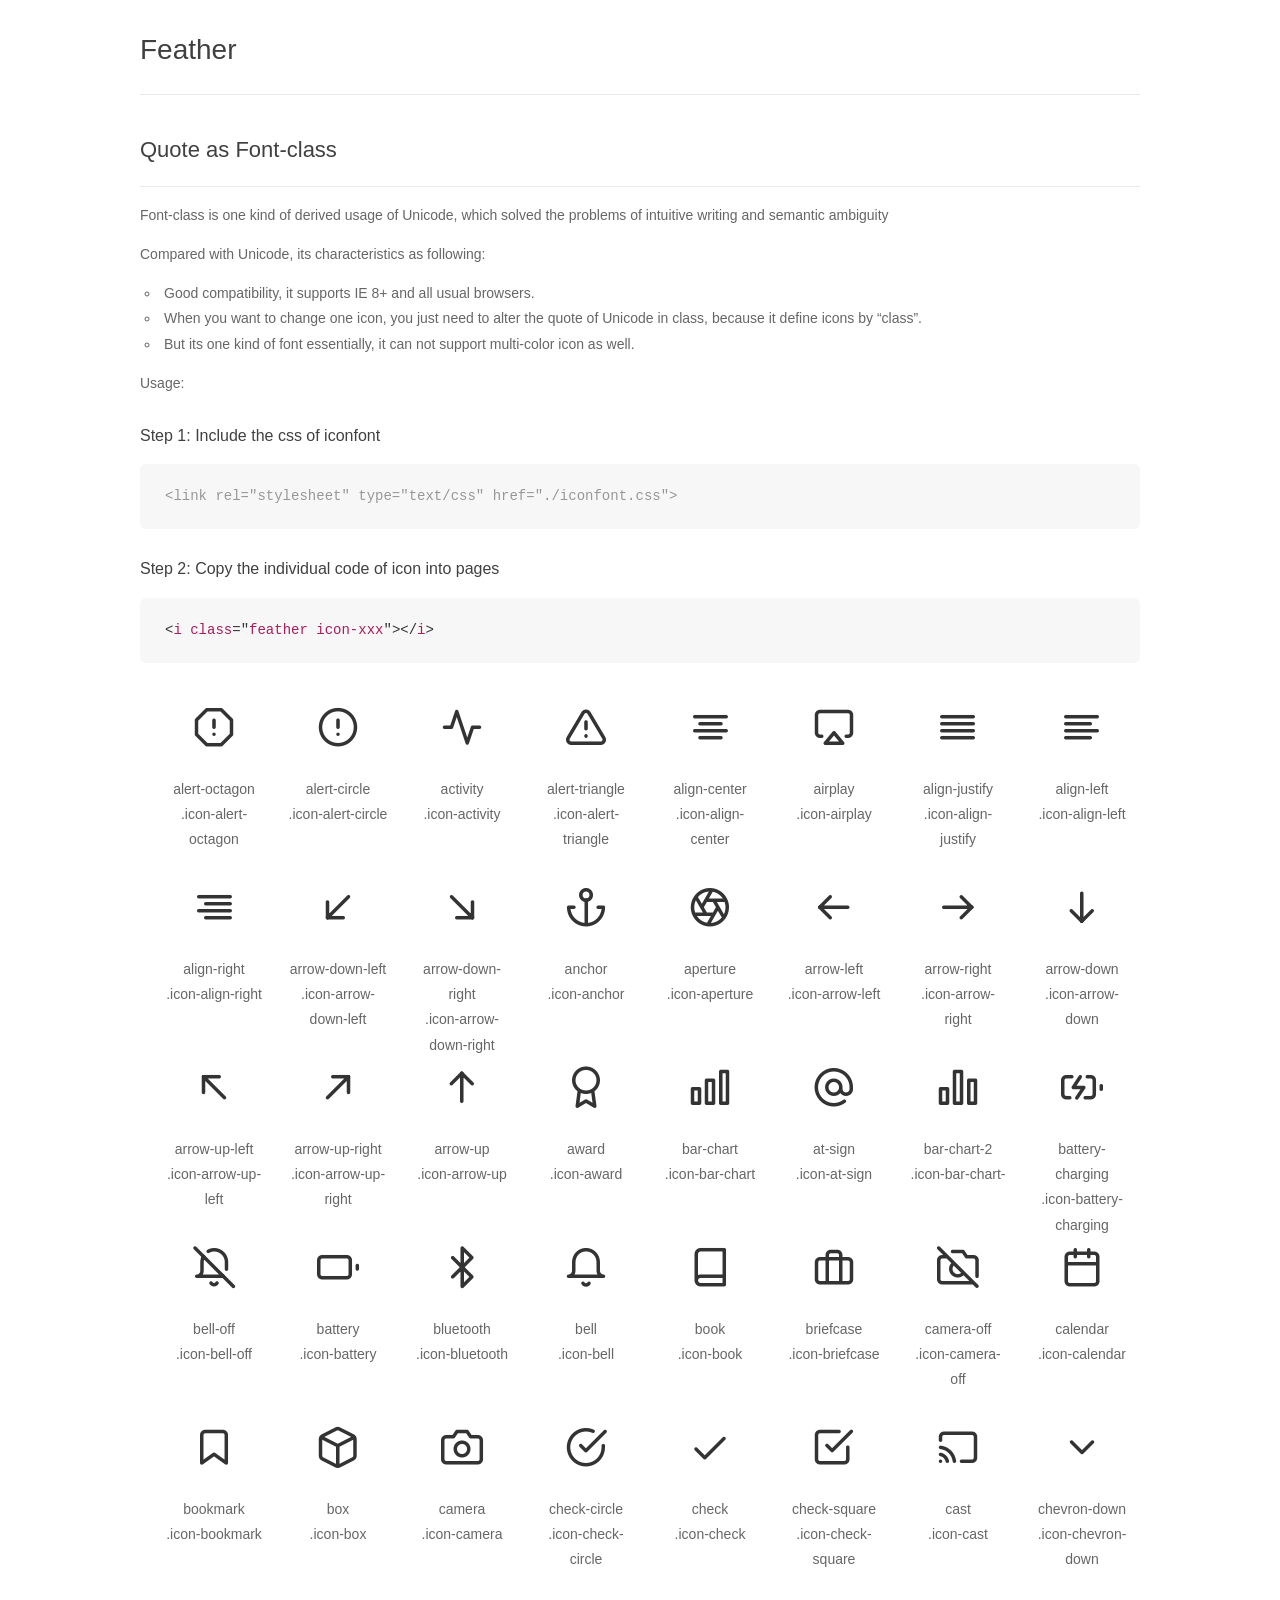
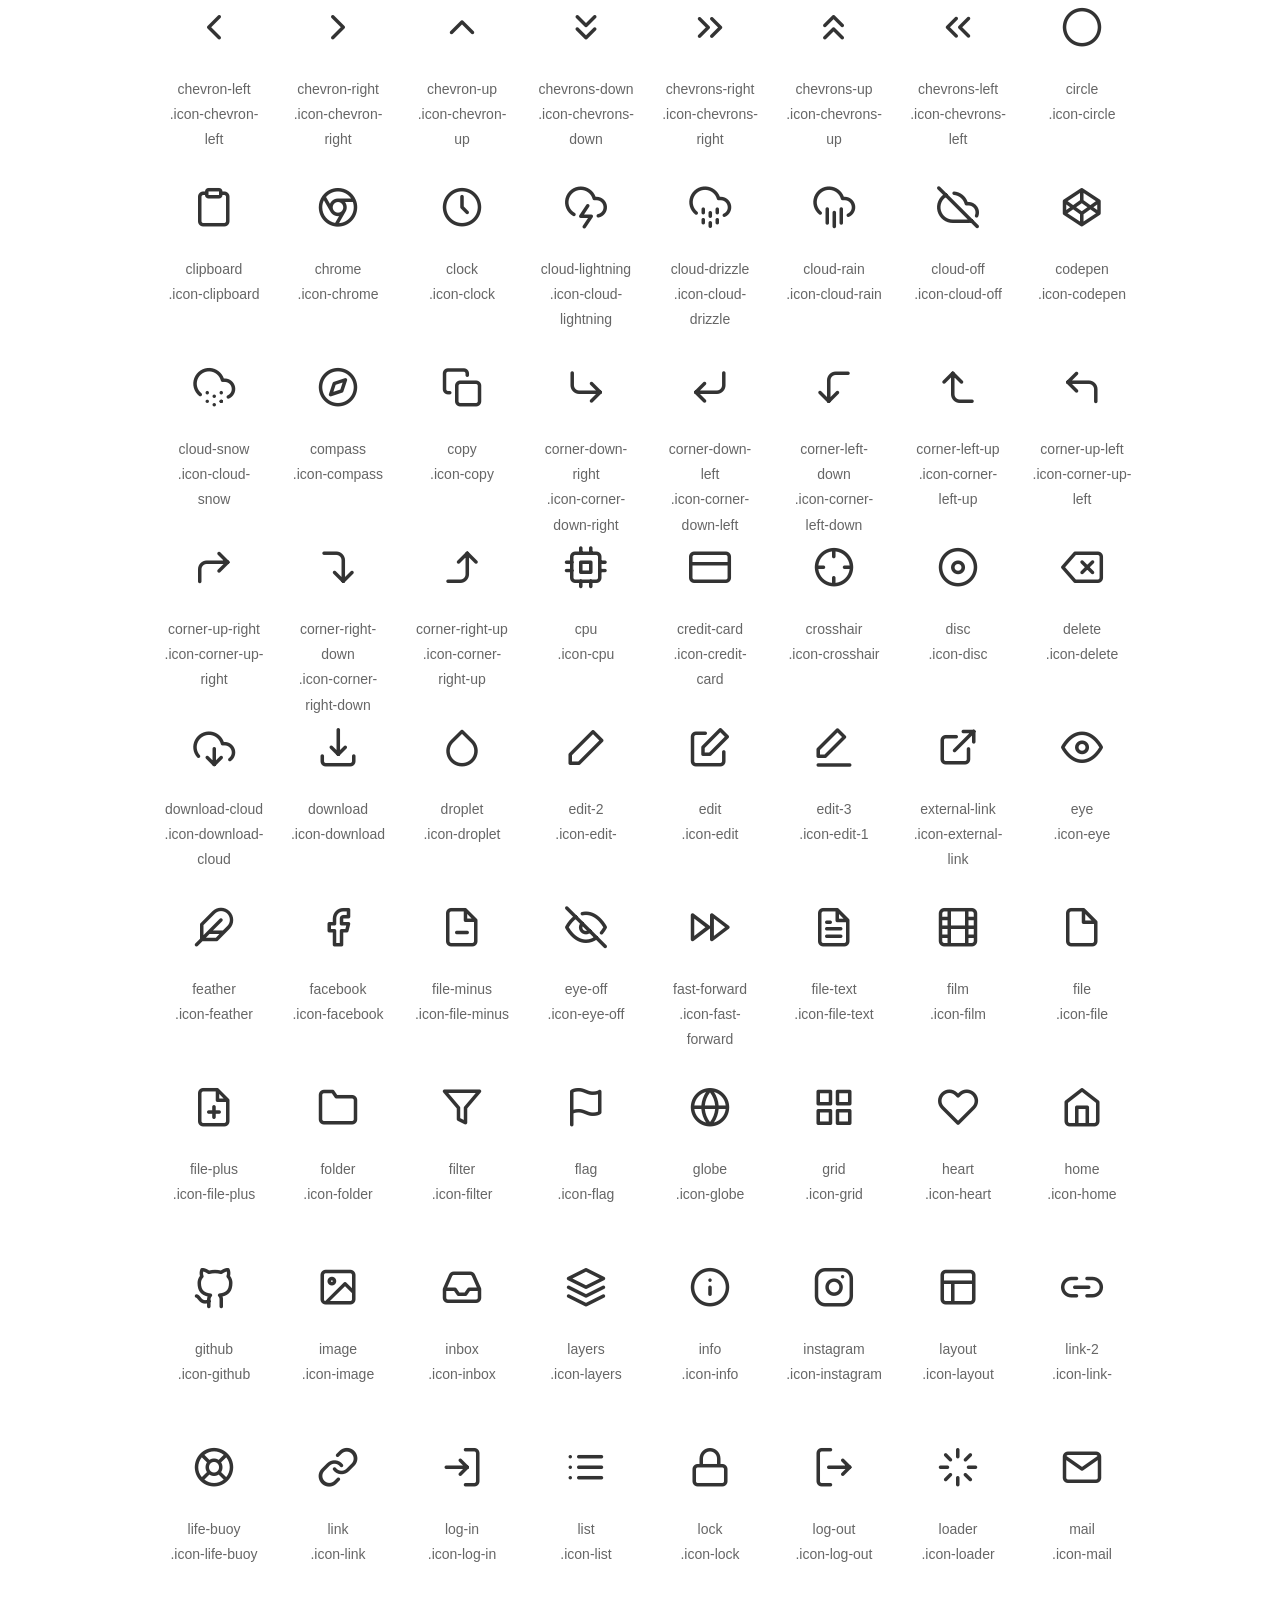
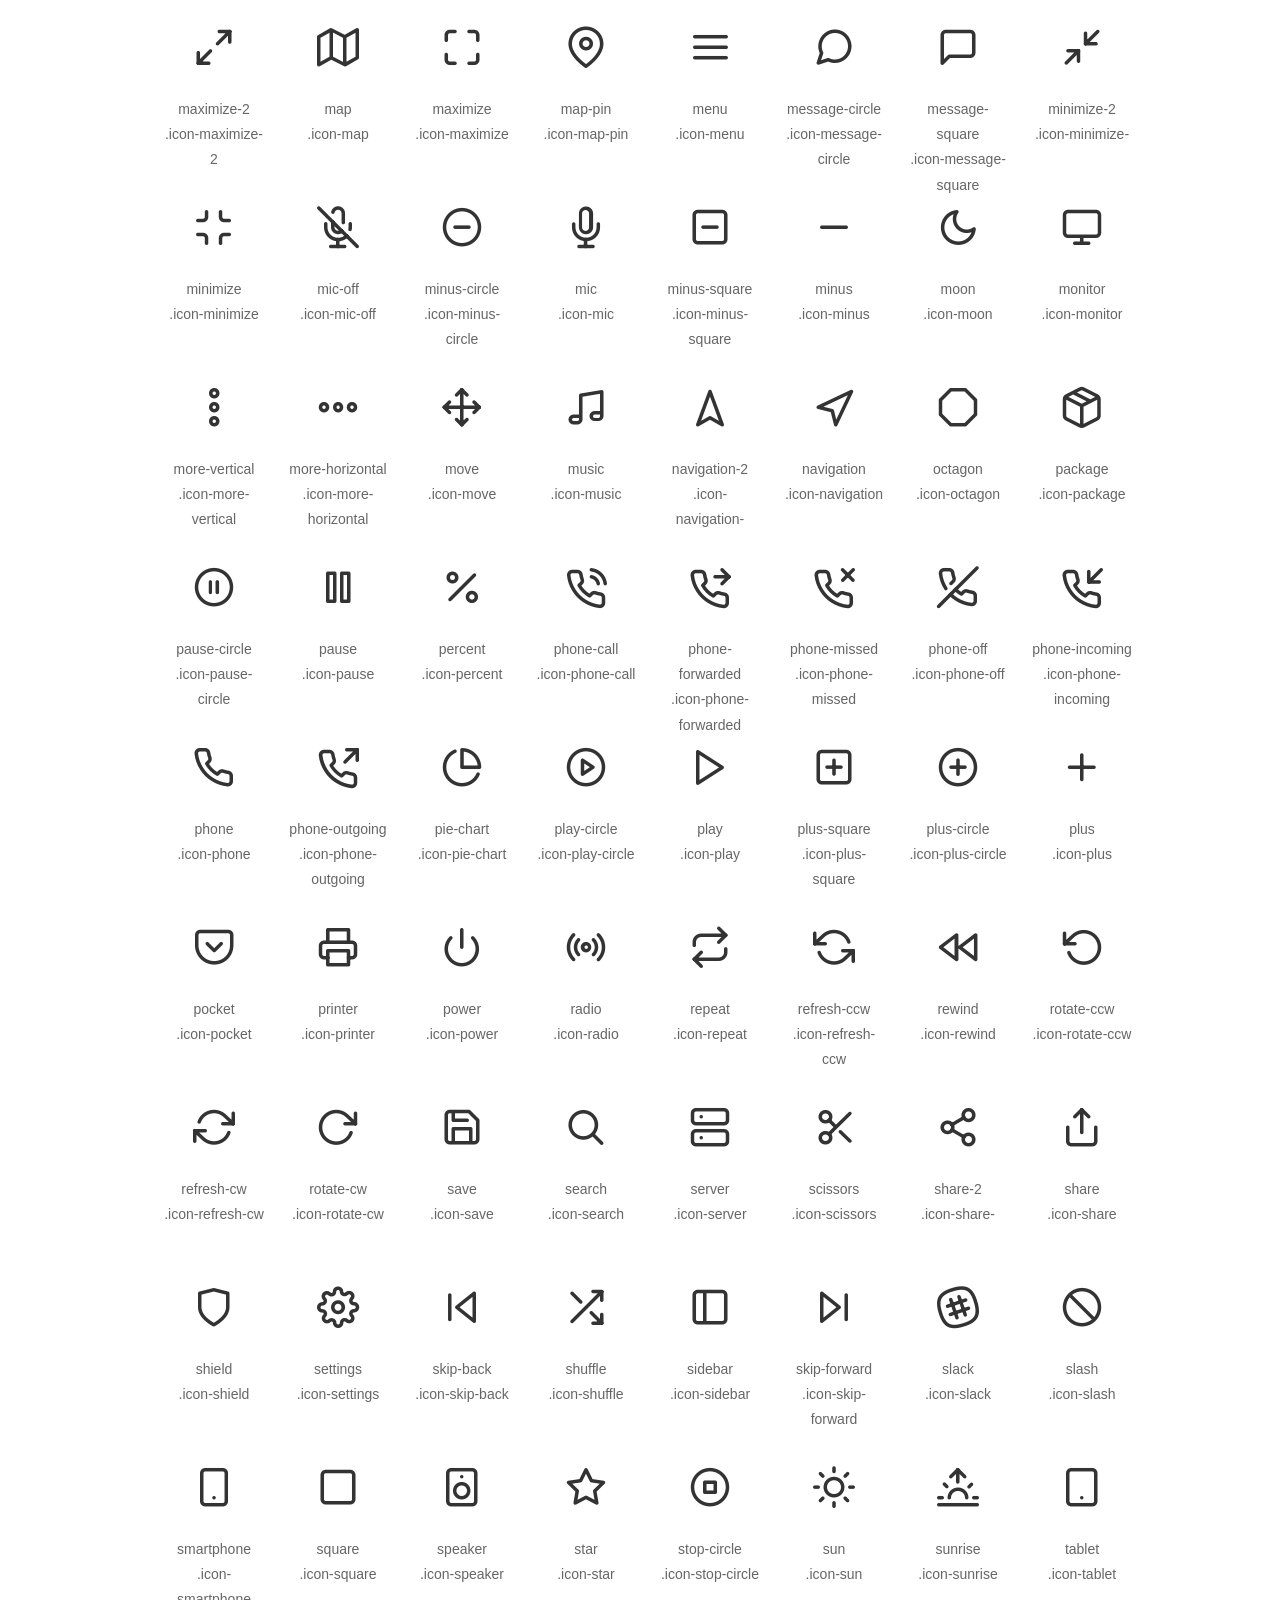
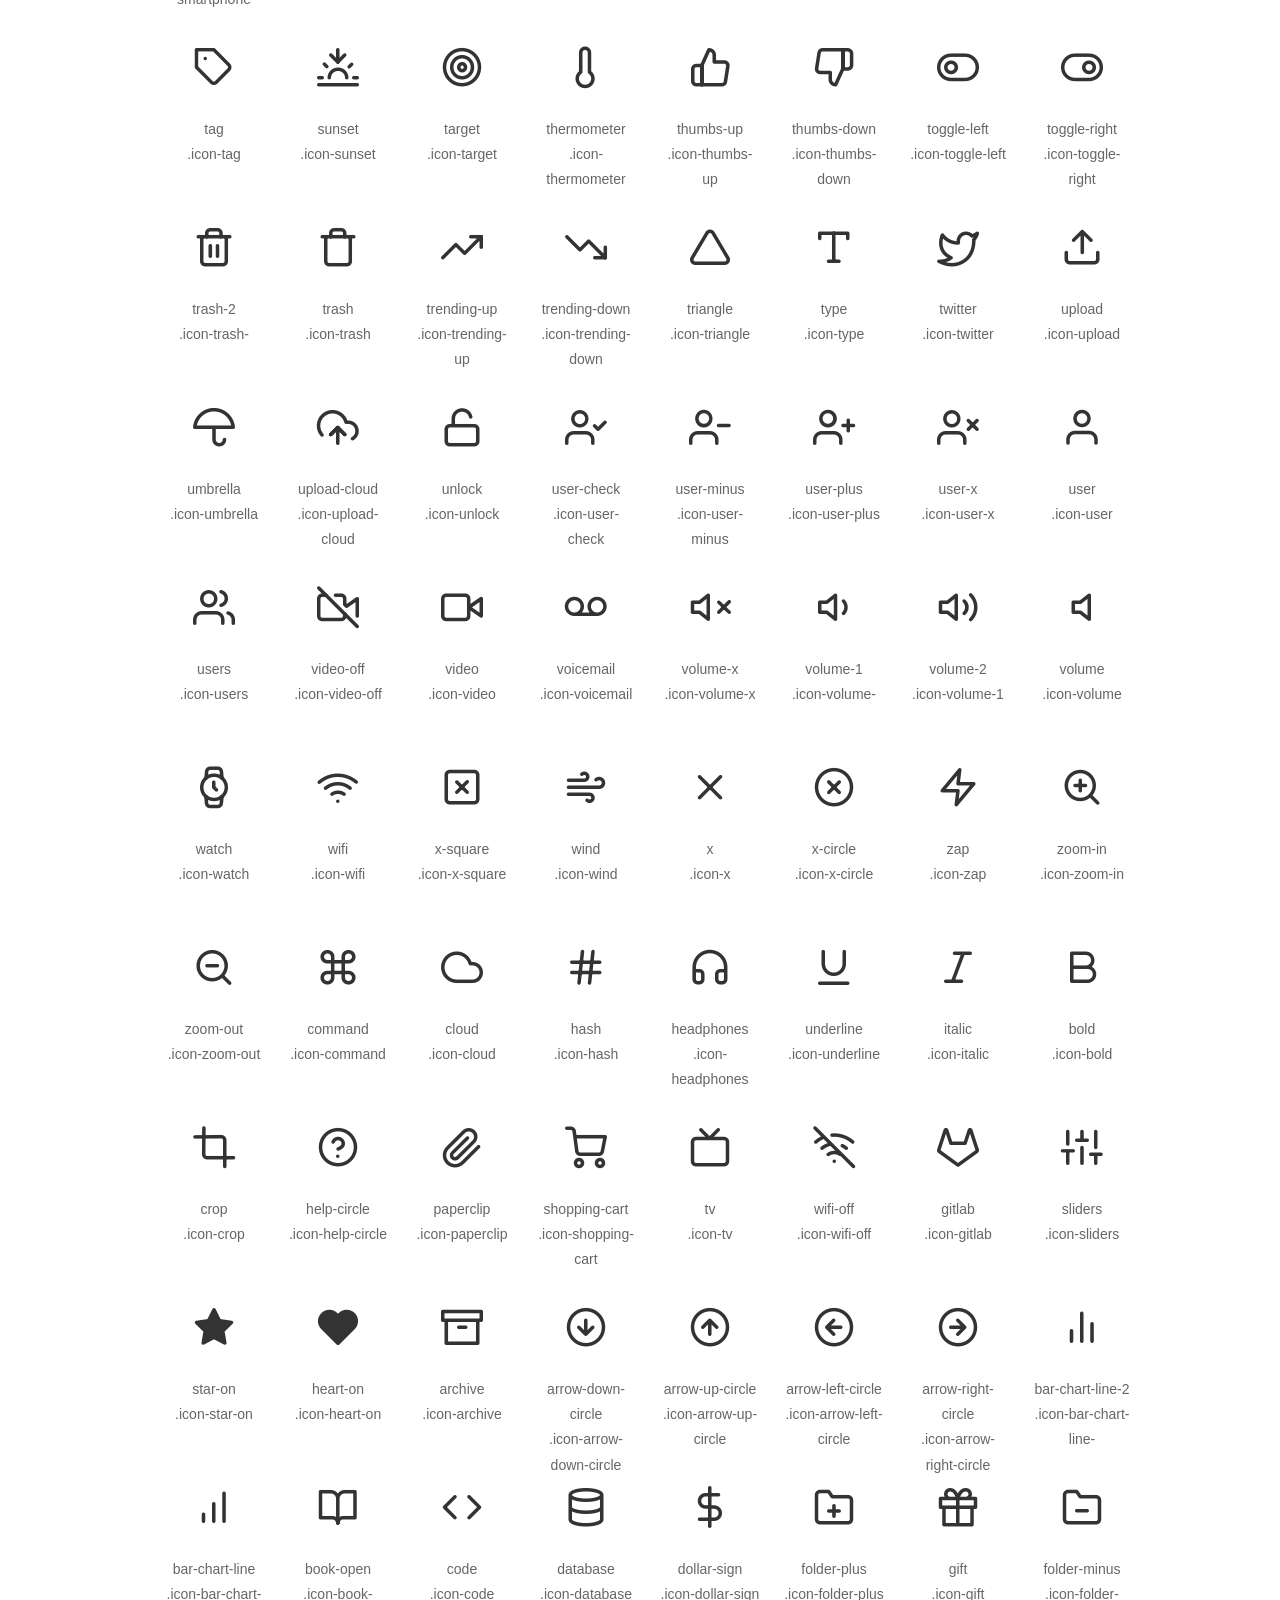
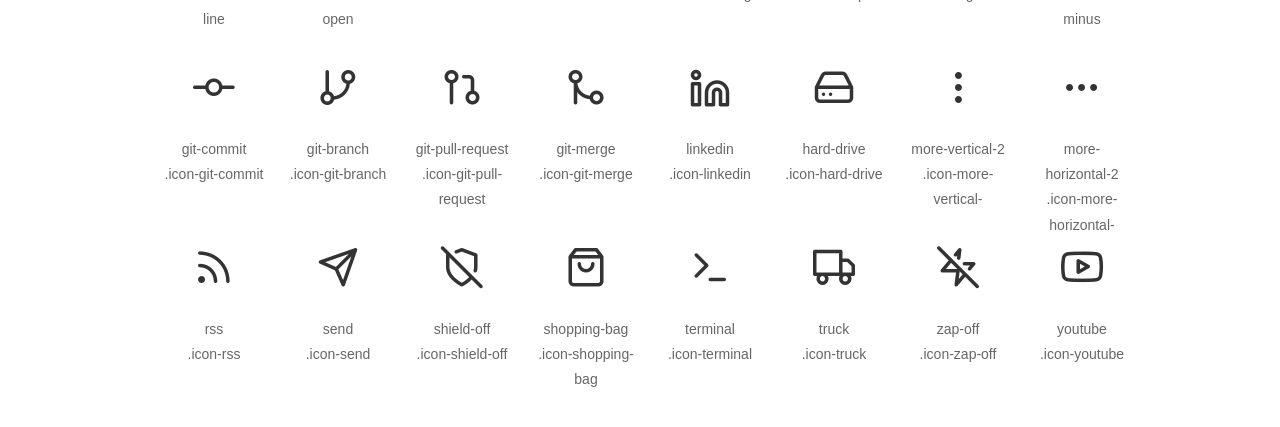
<file: public/assets/fonts/feather-font/examples/index.html>
<!DOCTYPE html>
<html>
<head>
  <meta charset="utf-8" />
  <title>IconFont</title>
  <link rel="stylesheet" href="index.css">
  <link rel="stylesheet" href="../css/iconfont.css">
</head>
<body>
  <div class="main markdown">
    <h1>Feather</h1>
    <hr>
    
    <h2 id="font-class-">Quote as Font-class</h2>
    <hr>

    <p>Font-class is one kind of derived usage of Unicode, which solved the problems of intuitive writing and semantic ambiguity</p>
    <p>Compared with Unicode, its characteristics as following:</p>
    <ul>
      <li>Good compatibility, it supports IE 8+ and all usual browsers.</li>
      <li>When you want to change one icon, you just need to alter the quote of Unicode in class, because it define icons by “class”.</li>
      <li>But its one kind of font essentially, it can not support multi-color icon as well.</li>
    </ul>

    <p>Usage:</p>

    <h3 id="-fontclass-">Step 1: Include the css of iconfont</h3>
    <pre><code class="lang-js hljs javascript"><span class="hljs-comment">&lt;link rel="stylesheet" type="text/css" href="./iconfont.css"&gt;</span></code></pre>
    
    <h3 id="-">Step 2: Copy the individual code of icon into pages</h3>
    <pre><code class="lang-css hljs">&lt;<span class="hljs-selector-tag">i</span> <span class="hljs-selector-tag">class</span>="<span class="hljs-selector-tag">feather</span> <span class="hljs-selector-tag">icon-xxx</span>"&gt;&lt;/<span class="hljs-selector-tag">i</span>&gt;</code></pre>

    <ul class="icon_lists clear">

      <li>
        <i class="icon feather icon-alert-octagon"></i>
        <div class="name">alert-octagon</div>
        <div class="fontclass">.icon-alert-octagon</div>
      </li>

      <li>
        <i class="icon feather icon-alert-circle"></i>
        <div class="name">alert-circle</div>
        <div class="fontclass">.icon-alert-circle</div>
      </li>

      <li>
        <i class="icon feather icon-activity"></i>
        <div class="name">activity</div>
        <div class="fontclass">.icon-activity</div>
      </li>

      <li>
        <i class="icon feather icon-alert-triangle"></i>
        <div class="name">alert-triangle</div>
        <div class="fontclass">.icon-alert-triangle</div>
      </li>

      <li>
        <i class="icon feather icon-align-center"></i>
        <div class="name">align-center</div>
        <div class="fontclass">.icon-align-center</div>
      </li>

      <li>
        <i class="icon feather icon-airplay"></i>
        <div class="name">airplay</div>
        <div class="fontclass">.icon-airplay</div>
      </li>

      <li>
        <i class="icon feather icon-align-justify"></i>
        <div class="name">align-justify</div>
        <div class="fontclass">.icon-align-justify</div>
      </li>

      <li>
        <i class="icon feather icon-align-left"></i>
        <div class="name">align-left</div>
        <div class="fontclass">.icon-align-left</div>
      </li>

      <li>
        <i class="icon feather icon-align-right"></i>
        <div class="name">align-right</div>
        <div class="fontclass">.icon-align-right</div>
      </li>

      <li>
        <i class="icon feather icon-arrow-down-left"></i>
        <div class="name">arrow-down-left</div>
        <div class="fontclass">.icon-arrow-down-left</div>
      </li>

      <li>
        <i class="icon feather icon-arrow-down-right"></i>
        <div class="name">arrow-down-right</div>
        <div class="fontclass">.icon-arrow-down-right</div>
      </li>

      <li>
        <i class="icon feather icon-anchor"></i>
        <div class="name">anchor</div>
        <div class="fontclass">.icon-anchor</div>
      </li>

      <li>
        <i class="icon feather icon-aperture"></i>
        <div class="name">aperture</div>
        <div class="fontclass">.icon-aperture</div>
      </li>

      <li>
        <i class="icon feather icon-arrow-left"></i>
        <div class="name">arrow-left</div>
        <div class="fontclass">.icon-arrow-left</div>
      </li>

      <li>
        <i class="icon feather icon-arrow-right"></i>
        <div class="name">arrow-right</div>
        <div class="fontclass">.icon-arrow-right</div>
      </li>

      <li>
        <i class="icon feather icon-arrow-down"></i>
        <div class="name">arrow-down</div>
        <div class="fontclass">.icon-arrow-down</div>
      </li>

      <li>
        <i class="icon feather icon-arrow-up-left"></i>
        <div class="name">arrow-up-left</div>
        <div class="fontclass">.icon-arrow-up-left</div>
      </li>

      <li>
        <i class="icon feather icon-arrow-up-right"></i>
        <div class="name">arrow-up-right</div>
        <div class="fontclass">.icon-arrow-up-right</div>
      </li>

      <li>
        <i class="icon feather icon-arrow-up"></i>
        <div class="name">arrow-up</div>
        <div class="fontclass">.icon-arrow-up</div>
      </li>

      <li>
        <i class="icon feather icon-award"></i>
        <div class="name">award</div>
        <div class="fontclass">.icon-award</div>
      </li>

      <li>
        <i class="icon feather icon-bar-chart"></i>
        <div class="name">bar-chart</div>
        <div class="fontclass">.icon-bar-chart</div>
      </li>

      <li>
        <i class="icon feather icon-at-sign"></i>
        <div class="name">at-sign</div>
        <div class="fontclass">.icon-at-sign</div>
      </li>

      <li>
        <i class="icon feather icon-bar-chart-2"></i>
        <div class="name">bar-chart-2</div>
        <div class="fontclass">.icon-bar-chart-</div>
      </li>

      <li>
        <i class="icon feather icon-battery-charging"></i>
        <div class="name">battery-charging</div>
        <div class="fontclass">.icon-battery-charging</div>
      </li>

      <li>
        <i class="icon feather icon-bell-off"></i>
        <div class="name">bell-off</div>
        <div class="fontclass">.icon-bell-off</div>
      </li>

      <li>
        <i class="icon feather icon-battery"></i>
        <div class="name">battery</div>
        <div class="fontclass">.icon-battery</div>
      </li>

      <li>
        <i class="icon feather icon-bluetooth"></i>
        <div class="name">bluetooth</div>
        <div class="fontclass">.icon-bluetooth</div>
      </li>

      <li>
        <i class="icon feather icon-bell"></i>
        <div class="name">bell</div>
        <div class="fontclass">.icon-bell</div>
      </li>

      <li>
        <i class="icon feather icon-book"></i>
        <div class="name">book</div>
        <div class="fontclass">.icon-book</div>
      </li>

      <li>
        <i class="icon feather icon-briefcase"></i>
        <div class="name">briefcase</div>
        <div class="fontclass">.icon-briefcase</div>
      </li>

      <li>
        <i class="icon feather icon-camera-off"></i>
        <div class="name">camera-off</div>
        <div class="fontclass">.icon-camera-off</div>
      </li>

      <li>
        <i class="icon feather icon-calendar"></i>
        <div class="name">calendar</div>
        <div class="fontclass">.icon-calendar</div>
      </li>

      <li>
        <i class="icon feather icon-bookmark"></i>
        <div class="name">bookmark</div>
        <div class="fontclass">.icon-bookmark</div>
      </li>

      <li>
        <i class="icon feather icon-box"></i>
        <div class="name">box</div>
        <div class="fontclass">.icon-box</div>
      </li>

      <li>
        <i class="icon feather icon-camera"></i>
        <div class="name">camera</div>
        <div class="fontclass">.icon-camera</div>
      </li>

      <li>
        <i class="icon feather icon-check-circle"></i>
        <div class="name">check-circle</div>
        <div class="fontclass">.icon-check-circle</div>
      </li>

      <li>
        <i class="icon feather icon-check"></i>
        <div class="name">check</div>
        <div class="fontclass">.icon-check</div>
      </li>

      <li>
        <i class="icon feather icon-check-square"></i>
        <div class="name">check-square</div>
        <div class="fontclass">.icon-check-square</div>
      </li>

      <li>
        <i class="icon feather icon-cast"></i>
        <div class="name">cast</div>
        <div class="fontclass">.icon-cast</div>
      </li>

      <li>
        <i class="icon feather icon-chevron-down"></i>
        <div class="name">chevron-down</div>
        <div class="fontclass">.icon-chevron-down</div>
      </li>

      <li>
        <i class="icon feather icon-chevron-left"></i>
        <div class="name">chevron-left</div>
        <div class="fontclass">.icon-chevron-left</div>
      </li>

      <li>
        <i class="icon feather icon-chevron-right"></i>
        <div class="name">chevron-right</div>
        <div class="fontclass">.icon-chevron-right</div>
      </li>

      <li>
        <i class="icon feather icon-chevron-up"></i>
        <div class="name">chevron-up</div>
        <div class="fontclass">.icon-chevron-up</div>
      </li>

      <li>
        <i class="icon feather icon-chevrons-down"></i>
        <div class="name">chevrons-down</div>
        <div class="fontclass">.icon-chevrons-down</div>
      </li>

      <li>
        <i class="icon feather icon-chevrons-right"></i>
        <div class="name">chevrons-right</div>
        <div class="fontclass">.icon-chevrons-right</div>
      </li>

      <li>
        <i class="icon feather icon-chevrons-up"></i>
        <div class="name">chevrons-up</div>
        <div class="fontclass">.icon-chevrons-up</div>
      </li>

      <li>
        <i class="icon feather icon-chevrons-left"></i>
        <div class="name">chevrons-left</div>
        <div class="fontclass">.icon-chevrons-left</div>
      </li>

      <li>
        <i class="icon feather icon-circle"></i>
        <div class="name">circle</div>
        <div class="fontclass">.icon-circle</div>
      </li>

      <li>
        <i class="icon feather icon-clipboard"></i>
        <div class="name">clipboard</div>
        <div class="fontclass">.icon-clipboard</div>
      </li>

      <li>
        <i class="icon feather icon-chrome"></i>
        <div class="name">chrome</div>
        <div class="fontclass">.icon-chrome</div>
      </li>

      <li>
        <i class="icon feather icon-clock"></i>
        <div class="name">clock</div>
        <div class="fontclass">.icon-clock</div>
      </li>

      <li>
        <i class="icon feather icon-cloud-lightning"></i>
        <div class="name">cloud-lightning</div>
        <div class="fontclass">.icon-cloud-lightning</div>
      </li>

      <li>
        <i class="icon feather icon-cloud-drizzle"></i>
        <div class="name">cloud-drizzle</div>
        <div class="fontclass">.icon-cloud-drizzle</div>
      </li>

      <li>
        <i class="icon feather icon-cloud-rain"></i>
        <div class="name">cloud-rain</div>
        <div class="fontclass">.icon-cloud-rain</div>
      </li>

      <li>
        <i class="icon feather icon-cloud-off"></i>
        <div class="name">cloud-off</div>
        <div class="fontclass">.icon-cloud-off</div>
      </li>

      <li>
        <i class="icon feather icon-codepen"></i>
        <div class="name">codepen</div>
        <div class="fontclass">.icon-codepen</div>
      </li>

      <li>
        <i class="icon feather icon-cloud-snow"></i>
        <div class="name">cloud-snow</div>
        <div class="fontclass">.icon-cloud-snow</div>
      </li>

      <li>
        <i class="icon feather icon-compass"></i>
        <div class="name">compass</div>
        <div class="fontclass">.icon-compass</div>
      </li>

      <li>
        <i class="icon feather icon-copy"></i>
        <div class="name">copy</div>
        <div class="fontclass">.icon-copy</div>
      </li>

      <li>
        <i class="icon feather icon-corner-down-right"></i>
        <div class="name">corner-down-right</div>
        <div class="fontclass">.icon-corner-down-right</div>
      </li>

      <li>
        <i class="icon feather icon-corner-down-left"></i>
        <div class="name">corner-down-left</div>
        <div class="fontclass">.icon-corner-down-left</div>
      </li>

      <li>
        <i class="icon feather icon-corner-left-down"></i>
        <div class="name">corner-left-down</div>
        <div class="fontclass">.icon-corner-left-down</div>
      </li>

      <li>
        <i class="icon feather icon-corner-left-up"></i>
        <div class="name">corner-left-up</div>
        <div class="fontclass">.icon-corner-left-up</div>
      </li>

      <li>
        <i class="icon feather icon-corner-up-left"></i>
        <div class="name">corner-up-left</div>
        <div class="fontclass">.icon-corner-up-left</div>
      </li>

      <li>
        <i class="icon feather icon-corner-up-right"></i>
        <div class="name">corner-up-right</div>
        <div class="fontclass">.icon-corner-up-right</div>
      </li>

      <li>
        <i class="icon feather icon-corner-right-down"></i>
        <div class="name">corner-right-down</div>
        <div class="fontclass">.icon-corner-right-down</div>
      </li>

      <li>
        <i class="icon feather icon-corner-right-up"></i>
        <div class="name">corner-right-up</div>
        <div class="fontclass">.icon-corner-right-up</div>
      </li>

      <li>
        <i class="icon feather icon-cpu"></i>
        <div class="name">cpu</div>
        <div class="fontclass">.icon-cpu</div>
      </li>

      <li>
        <i class="icon feather icon-credit-card"></i>
        <div class="name">credit-card</div>
        <div class="fontclass">.icon-credit-card</div>
      </li>

      <li>
        <i class="icon feather icon-crosshair"></i>
        <div class="name">crosshair</div>
        <div class="fontclass">.icon-crosshair</div>
      </li>

      <li>
        <i class="icon feather icon-disc"></i>
        <div class="name">disc</div>
        <div class="fontclass">.icon-disc</div>
      </li>

      <li>
        <i class="icon feather icon-delete"></i>
        <div class="name">delete</div>
        <div class="fontclass">.icon-delete</div>
      </li>

      <li>
        <i class="icon feather icon-download-cloud"></i>
        <div class="name">download-cloud</div>
        <div class="fontclass">.icon-download-cloud</div>
      </li>

      <li>
        <i class="icon feather icon-download"></i>
        <div class="name">download</div>
        <div class="fontclass">.icon-download</div>
      </li>

      <li>
        <i class="icon feather icon-droplet"></i>
        <div class="name">droplet</div>
        <div class="fontclass">.icon-droplet</div>
      </li>

      <li>
        <i class="icon feather icon-edit-2"></i>
        <div class="name">edit-2</div>
        <div class="fontclass">.icon-edit-</div>
      </li>

      <li>
        <i class="icon feather icon-edit"></i>
        <div class="name">edit</div>
        <div class="fontclass">.icon-edit</div>
      </li>

      <li>
        <i class="icon feather icon-edit-1"></i>
        <div class="name">edit-3</div>
        <div class="fontclass">.icon-edit-1</div>
      </li>

      <li>
        <i class="icon feather icon-external-link"></i>
        <div class="name">external-link</div>
        <div class="fontclass">.icon-external-link</div>
      </li>

      <li>
        <i class="icon feather icon-eye"></i>
        <div class="name">eye</div>
        <div class="fontclass">.icon-eye</div>
      </li>

      <li>
        <i class="icon feather icon-feather"></i>
        <div class="name">feather</div>
        <div class="fontclass">.icon-feather</div>
      </li>

      <li>
        <i class="icon feather icon-facebook"></i>
        <div class="name">facebook</div>
        <div class="fontclass">.icon-facebook</div>
      </li>

      <li>
        <i class="icon feather icon-file-minus"></i>
        <div class="name">file-minus</div>
        <div class="fontclass">.icon-file-minus</div>
      </li>

      <li>
        <i class="icon feather icon-eye-off"></i>
        <div class="name">eye-off</div>
        <div class="fontclass">.icon-eye-off</div>
      </li>

      <li>
        <i class="icon feather icon-fast-forward"></i>
        <div class="name">fast-forward</div>
        <div class="fontclass">.icon-fast-forward</div>
      </li>

      <li>
        <i class="icon feather icon-file-text"></i>
        <div class="name">file-text</div>
        <div class="fontclass">.icon-file-text</div>
      </li>

      <li>
        <i class="icon feather icon-film"></i>
        <div class="name">film</div>
        <div class="fontclass">.icon-film</div>
      </li>

      <li>
        <i class="icon feather icon-file"></i>
        <div class="name">file</div>
        <div class="fontclass">.icon-file</div>
      </li>

      <li>
        <i class="icon feather icon-file-plus"></i>
        <div class="name">file-plus</div>
        <div class="fontclass">.icon-file-plus</div>
      </li>

      <li>
        <i class="icon feather icon-folder"></i>
        <div class="name">folder</div>
        <div class="fontclass">.icon-folder</div>
      </li>

      <li>
        <i class="icon feather icon-filter"></i>
        <div class="name">filter</div>
        <div class="fontclass">.icon-filter</div>
      </li>

      <li>
        <i class="icon feather icon-flag"></i>
        <div class="name">flag</div>
        <div class="fontclass">.icon-flag</div>
      </li>

      <li>
        <i class="icon feather icon-globe"></i>
        <div class="name">globe</div>
        <div class="fontclass">.icon-globe</div>
      </li>

      <li>
        <i class="icon feather icon-grid"></i>
        <div class="name">grid</div>
        <div class="fontclass">.icon-grid</div>
      </li>

      <li>
        <i class="icon feather icon-heart"></i>
        <div class="name">heart</div>
        <div class="fontclass">.icon-heart</div>
      </li>

      <li>
        <i class="icon feather icon-home"></i>
        <div class="name">home</div>
        <div class="fontclass">.icon-home</div>
      </li>

      <li>
        <i class="icon feather icon-github"></i>
        <div class="name">github</div>
        <div class="fontclass">.icon-github</div>
      </li>

      <li>
        <i class="icon feather icon-image"></i>
        <div class="name">image</div>
        <div class="fontclass">.icon-image</div>
      </li>

      <li>
        <i class="icon feather icon-inbox"></i>
        <div class="name">inbox</div>
        <div class="fontclass">.icon-inbox</div>
      </li>

      <li>
        <i class="icon feather icon-layers"></i>
        <div class="name">layers</div>
        <div class="fontclass">.icon-layers</div>
      </li>

      <li>
        <i class="icon feather icon-info"></i>
        <div class="name">info</div>
        <div class="fontclass">.icon-info</div>
      </li>

      <li>
        <i class="icon feather icon-instagram"></i>
        <div class="name">instagram</div>
        <div class="fontclass">.icon-instagram</div>
      </li>

      <li>
        <i class="icon feather icon-layout"></i>
        <div class="name">layout</div>
        <div class="fontclass">.icon-layout</div>
      </li>

      <li>
        <i class="icon feather icon-link-2"></i>
        <div class="name">link-2</div>
        <div class="fontclass">.icon-link-</div>
      </li>

      <li>
        <i class="icon feather icon-life-buoy"></i>
        <div class="name">life-buoy</div>
        <div class="fontclass">.icon-life-buoy</div>
      </li>

      <li>
        <i class="icon feather icon-link"></i>
        <div class="name">link</div>
        <div class="fontclass">.icon-link</div>
      </li>

      <li>
        <i class="icon feather icon-log-in"></i>
        <div class="name">log-in</div>
        <div class="fontclass">.icon-log-in</div>
      </li>

      <li>
        <i class="icon feather icon-list"></i>
        <div class="name">list</div>
        <div class="fontclass">.icon-list</div>
      </li>

      <li>
        <i class="icon feather icon-lock"></i>
        <div class="name">lock</div>
        <div class="fontclass">.icon-lock</div>
      </li>

      <li>
        <i class="icon feather icon-log-out"></i>
        <div class="name">log-out</div>
        <div class="fontclass">.icon-log-out</div>
      </li>

      <li>
        <i class="icon feather icon-loader"></i>
        <div class="name">loader</div>
        <div class="fontclass">.icon-loader</div>
      </li>

      <li>
        <i class="icon feather icon-mail"></i>
        <div class="name">mail</div>
        <div class="fontclass">.icon-mail</div>
      </li>

      <li>
        <i class="icon feather icon-maximize-2"></i>
        <div class="name">maximize-2</div>
        <div class="fontclass">.icon-maximize-2</div>
      </li>

      <li>
        <i class="icon feather icon-map"></i>
        <div class="name">map</div>
        <div class="fontclass">.icon-map</div>
      </li>

      <li>
        <i class="icon feather icon-maximize"></i>
        <div class="name">maximize</div>
        <div class="fontclass">.icon-maximize</div>
      </li>

      <li>
        <i class="icon feather icon-map-pin"></i>
        <div class="name">map-pin</div>
        <div class="fontclass">.icon-map-pin</div>
      </li>

      <li>
        <i class="icon feather icon-menu"></i>
        <div class="name">menu</div>
        <div class="fontclass">.icon-menu</div>
      </li>

      <li>
        <i class="icon feather icon-message-circle"></i>
        <div class="name">message-circle</div>
        <div class="fontclass">.icon-message-circle</div>
      </li>

      <li>
        <i class="icon feather icon-message-square"></i>
        <div class="name">message-square</div>
        <div class="fontclass">.icon-message-square</div>
      </li>

      <li>
        <i class="icon feather icon-minimize-2"></i>
        <div class="name">minimize-2</div>
        <div class="fontclass">.icon-minimize-</div>
      </li>

      <li>
        <i class="icon feather icon-minimize"></i>
        <div class="name">minimize</div>
        <div class="fontclass">.icon-minimize</div>
      </li>

      <li>
        <i class="icon feather icon-mic-off"></i>
        <div class="name">mic-off</div>
        <div class="fontclass">.icon-mic-off</div>
      </li>

      <li>
        <i class="icon feather icon-minus-circle"></i>
        <div class="name">minus-circle</div>
        <div class="fontclass">.icon-minus-circle</div>
      </li>

      <li>
        <i class="icon feather icon-mic"></i>
        <div class="name">mic</div>
        <div class="fontclass">.icon-mic</div>
      </li>

      <li>
        <i class="icon feather icon-minus-square"></i>
        <div class="name">minus-square</div>
        <div class="fontclass">.icon-minus-square</div>
      </li>

      <li>
        <i class="icon feather icon-minus"></i>
        <div class="name">minus</div>
        <div class="fontclass">.icon-minus</div>
      </li>

      <li>
        <i class="icon feather icon-moon"></i>
        <div class="name">moon</div>
        <div class="fontclass">.icon-moon</div>
      </li>

      <li>
        <i class="icon feather icon-monitor"></i>
        <div class="name">monitor</div>
        <div class="fontclass">.icon-monitor</div>
      </li>

      <li>
        <i class="icon feather icon-more-vertical"></i>
        <div class="name">more-vertical</div>
        <div class="fontclass">.icon-more-vertical</div>
      </li>

      <li>
        <i class="icon feather icon-more-horizontal"></i>
        <div class="name">more-horizontal</div>
        <div class="fontclass">.icon-more-horizontal</div>
      </li>

      <li>
        <i class="icon feather icon-move"></i>
        <div class="name">move</div>
        <div class="fontclass">.icon-move</div>
      </li>

      <li>
        <i class="icon feather icon-music"></i>
        <div class="name">music</div>
        <div class="fontclass">.icon-music</div>
      </li>

      <li>
        <i class="icon feather icon-navigation-2"></i>
        <div class="name">navigation-2</div>
        <div class="fontclass">.icon-navigation-</div>
      </li>

      <li>
        <i class="icon feather icon-navigation"></i>
        <div class="name">navigation</div>
        <div class="fontclass">.icon-navigation</div>
      </li>

      <li>
        <i class="icon feather icon-octagon"></i>
        <div class="name">octagon</div>
        <div class="fontclass">.icon-octagon</div>
      </li>

      <li>
        <i class="icon feather icon-package"></i>
        <div class="name">package</div>
        <div class="fontclass">.icon-package</div>
      </li>

      <li>
        <i class="icon feather icon-pause-circle"></i>
        <div class="name">pause-circle</div>
        <div class="fontclass">.icon-pause-circle</div>
      </li>

      <li>
        <i class="icon feather icon-pause"></i>
        <div class="name">pause</div>
        <div class="fontclass">.icon-pause</div>
      </li>

      <li>
        <i class="icon feather icon-percent"></i>
        <div class="name">percent</div>
        <div class="fontclass">.icon-percent</div>
      </li>

      <li>
        <i class="icon feather icon-phone-call"></i>
        <div class="name">phone-call</div>
        <div class="fontclass">.icon-phone-call</div>
      </li>

      <li>
        <i class="icon feather icon-phone-forwarded"></i>
        <div class="name">phone-forwarded</div>
        <div class="fontclass">.icon-phone-forwarded</div>
      </li>

      <li>
        <i class="icon feather icon-phone-missed"></i>
        <div class="name">phone-missed</div>
        <div class="fontclass">.icon-phone-missed</div>
      </li>

      <li>
        <i class="icon feather icon-phone-off"></i>
        <div class="name">phone-off</div>
        <div class="fontclass">.icon-phone-off</div>
      </li>

      <li>
        <i class="icon feather icon-phone-incoming"></i>
        <div class="name">phone-incoming</div>
        <div class="fontclass">.icon-phone-incoming</div>
      </li>

      <li>
        <i class="icon feather icon-phone"></i>
        <div class="name">phone</div>
        <div class="fontclass">.icon-phone</div>
      </li>

      <li>
        <i class="icon feather icon-phone-outgoing"></i>
        <div class="name">phone-outgoing</div>
        <div class="fontclass">.icon-phone-outgoing</div>
      </li>

      <li>
        <i class="icon feather icon-pie-chart"></i>
        <div class="name">pie-chart</div>
        <div class="fontclass">.icon-pie-chart</div>
      </li>

      <li>
        <i class="icon feather icon-play-circle"></i>
        <div class="name">play-circle</div>
        <div class="fontclass">.icon-play-circle</div>
      </li>

      <li>
        <i class="icon feather icon-play"></i>
        <div class="name">play</div>
        <div class="fontclass">.icon-play</div>
      </li>

      <li>
        <i class="icon feather icon-plus-square"></i>
        <div class="name">plus-square</div>
        <div class="fontclass">.icon-plus-square</div>
      </li>

      <li>
        <i class="icon feather icon-plus-circle"></i>
        <div class="name">plus-circle</div>
        <div class="fontclass">.icon-plus-circle</div>
      </li>

      <li>
        <i class="icon feather icon-plus"></i>
        <div class="name">plus</div>
        <div class="fontclass">.icon-plus</div>
      </li>

      <li>
        <i class="icon feather icon-pocket"></i>
        <div class="name">pocket</div>
        <div class="fontclass">.icon-pocket</div>
      </li>

      <li>
        <i class="icon feather icon-printer"></i>
        <div class="name">printer</div>
        <div class="fontclass">.icon-printer</div>
      </li>

      <li>
        <i class="icon feather icon-power"></i>
        <div class="name">power</div>
        <div class="fontclass">.icon-power</div>
      </li>

      <li>
        <i class="icon feather icon-radio"></i>
        <div class="name">radio</div>
        <div class="fontclass">.icon-radio</div>
      </li>

      <li>
        <i class="icon feather icon-repeat"></i>
        <div class="name">repeat</div>
        <div class="fontclass">.icon-repeat</div>
      </li>

      <li>
        <i class="icon feather icon-refresh-ccw"></i>
        <div class="name">refresh-ccw</div>
        <div class="fontclass">.icon-refresh-ccw</div>
      </li>

      <li>
        <i class="icon feather icon-rewind"></i>
        <div class="name">rewind</div>
        <div class="fontclass">.icon-rewind</div>
      </li>

      <li>
        <i class="icon feather icon-rotate-ccw"></i>
        <div class="name">rotate-ccw</div>
        <div class="fontclass">.icon-rotate-ccw</div>
      </li>

      <li>
        <i class="icon feather icon-refresh-cw"></i>
        <div class="name">refresh-cw</div>
        <div class="fontclass">.icon-refresh-cw</div>
      </li>

      <li>
        <i class="icon feather icon-rotate-cw"></i>
        <div class="name">rotate-cw</div>
        <div class="fontclass">.icon-rotate-cw</div>
      </li>

      <li>
        <i class="icon feather icon-save"></i>
        <div class="name">save</div>
        <div class="fontclass">.icon-save</div>
      </li>

      <li>
        <i class="icon feather icon-search"></i>
        <div class="name">search</div>
        <div class="fontclass">.icon-search</div>
      </li>

      <li>
        <i class="icon feather icon-server"></i>
        <div class="name">server</div>
        <div class="fontclass">.icon-server</div>
      </li>

      <li>
        <i class="icon feather icon-scissors"></i>
        <div class="name">scissors</div>
        <div class="fontclass">.icon-scissors</div>
      </li>

      <li>
        <i class="icon feather icon-share-2"></i>
        <div class="name">share-2</div>
        <div class="fontclass">.icon-share-</div>
      </li>

      <li>
        <i class="icon feather icon-share"></i>
        <div class="name">share</div>
        <div class="fontclass">.icon-share</div>
      </li>

      <li>
        <i class="icon feather icon-shield"></i>
        <div class="name">shield</div>
        <div class="fontclass">.icon-shield</div>
      </li>

      <li>
        <i class="icon feather icon-settings"></i>
        <div class="name">settings</div>
        <div class="fontclass">.icon-settings</div>
      </li>

      <li>
        <i class="icon feather icon-skip-back"></i>
        <div class="name">skip-back</div>
        <div class="fontclass">.icon-skip-back</div>
      </li>

      <li>
        <i class="icon feather icon-shuffle"></i>
        <div class="name">shuffle</div>
        <div class="fontclass">.icon-shuffle</div>
      </li>

      <li>
        <i class="icon feather icon-sidebar"></i>
        <div class="name">sidebar</div>
        <div class="fontclass">.icon-sidebar</div>
      </li>

      <li>
        <i class="icon feather icon-skip-forward"></i>
        <div class="name">skip-forward</div>
        <div class="fontclass">.icon-skip-forward</div>
      </li>

      <li>
        <i class="icon feather icon-slack"></i>
        <div class="name">slack</div>
        <div class="fontclass">.icon-slack</div>
      </li>

      <li>
        <i class="icon feather icon-slash"></i>
        <div class="name">slash</div>
        <div class="fontclass">.icon-slash</div>
      </li>

      <li>
        <i class="icon feather icon-smartphone"></i>
        <div class="name">smartphone</div>
        <div class="fontclass">.icon-smartphone</div>
      </li>

      <li>
        <i class="icon feather icon-square"></i>
        <div class="name">square</div>
        <div class="fontclass">.icon-square</div>
      </li>

      <li>
        <i class="icon feather icon-speaker"></i>
        <div class="name">speaker</div>
        <div class="fontclass">.icon-speaker</div>
      </li>

      <li>
        <i class="icon feather icon-star"></i>
        <div class="name">star</div>
        <div class="fontclass">.icon-star</div>
      </li>

      <li>
        <i class="icon feather icon-stop-circle"></i>
        <div class="name">stop-circle</div>
        <div class="fontclass">.icon-stop-circle</div>
      </li>

      <li>
        <i class="icon feather icon-sun"></i>
        <div class="name">sun</div>
        <div class="fontclass">.icon-sun</div>
      </li>

      <li>
        <i class="icon feather icon-sunrise"></i>
        <div class="name">sunrise</div>
        <div class="fontclass">.icon-sunrise</div>
      </li>

      <li>
        <i class="icon feather icon-tablet"></i>
        <div class="name">tablet</div>
        <div class="fontclass">.icon-tablet</div>
      </li>

      <li>
        <i class="icon feather icon-tag"></i>
        <div class="name">tag</div>
        <div class="fontclass">.icon-tag</div>
      </li>

      <li>
        <i class="icon feather icon-sunset"></i>
        <div class="name">sunset</div>
        <div class="fontclass">.icon-sunset</div>
      </li>

      <li>
        <i class="icon feather icon-target"></i>
        <div class="name">target</div>
        <div class="fontclass">.icon-target</div>
      </li>

      <li>
        <i class="icon feather icon-thermometer"></i>
        <div class="name">thermometer</div>
        <div class="fontclass">.icon-thermometer</div>
      </li>

      <li>
        <i class="icon feather icon-thumbs-up"></i>
        <div class="name">thumbs-up</div>
        <div class="fontclass">.icon-thumbs-up</div>
      </li>

      <li>
        <i class="icon feather icon-thumbs-down"></i>
        <div class="name">thumbs-down</div>
        <div class="fontclass">.icon-thumbs-down</div>
      </li>

      <li>
        <i class="icon feather icon-toggle-left"></i>
        <div class="name">toggle-left</div>
        <div class="fontclass">.icon-toggle-left</div>
      </li>

      <li>
        <i class="icon feather icon-toggle-right"></i>
        <div class="name">toggle-right</div>
        <div class="fontclass">.icon-toggle-right</div>
      </li>

      <li>
        <i class="icon feather icon-trash-2"></i>
        <div class="name">trash-2</div>
        <div class="fontclass">.icon-trash-</div>
      </li>

      <li>
        <i class="icon feather icon-trash"></i>
        <div class="name">trash</div>
        <div class="fontclass">.icon-trash</div>
      </li>

      <li>
        <i class="icon feather icon-trending-up"></i>
        <div class="name">trending-up</div>
        <div class="fontclass">.icon-trending-up</div>
      </li>

      <li>
        <i class="icon feather icon-trending-down"></i>
        <div class="name">trending-down</div>
        <div class="fontclass">.icon-trending-down</div>
      </li>

      <li>
        <i class="icon feather icon-triangle"></i>
        <div class="name">triangle</div>
        <div class="fontclass">.icon-triangle</div>
      </li>

      <li>
        <i class="icon feather icon-type"></i>
        <div class="name">type</div>
        <div class="fontclass">.icon-type</div>
      </li>

      <li>
        <i class="icon feather icon-twitter"></i>
        <div class="name">twitter</div>
        <div class="fontclass">.icon-twitter</div>
      </li>

      <li>
        <i class="icon feather icon-upload"></i>
        <div class="name">upload</div>
        <div class="fontclass">.icon-upload</div>
      </li>

      <li>
        <i class="icon feather icon-umbrella"></i>
        <div class="name">umbrella</div>
        <div class="fontclass">.icon-umbrella</div>
      </li>

      <li>
        <i class="icon feather icon-upload-cloud"></i>
        <div class="name">upload-cloud</div>
        <div class="fontclass">.icon-upload-cloud</div>
      </li>

      <li>
        <i class="icon feather icon-unlock"></i>
        <div class="name">unlock</div>
        <div class="fontclass">.icon-unlock</div>
      </li>

      <li>
        <i class="icon feather icon-user-check"></i>
        <div class="name">user-check</div>
        <div class="fontclass">.icon-user-check</div>
      </li>

      <li>
        <i class="icon feather icon-user-minus"></i>
        <div class="name">user-minus</div>
        <div class="fontclass">.icon-user-minus</div>
      </li>

      <li>
        <i class="icon feather icon-user-plus"></i>
        <div class="name">user-plus</div>
        <div class="fontclass">.icon-user-plus</div>
      </li>

      <li>
        <i class="icon feather icon-user-x"></i>
        <div class="name">user-x</div>
        <div class="fontclass">.icon-user-x</div>
      </li>

      <li>
        <i class="icon feather icon-user"></i>
        <div class="name">user</div>
        <div class="fontclass">.icon-user</div>
      </li>

      <li>
        <i class="icon feather icon-users"></i>
        <div class="name">users</div>
        <div class="fontclass">.icon-users</div>
      </li>

      <li>
        <i class="icon feather icon-video-off"></i>
        <div class="name">video-off</div>
        <div class="fontclass">.icon-video-off</div>
      </li>

      <li>
        <i class="icon feather icon-video"></i>
        <div class="name">video</div>
        <div class="fontclass">.icon-video</div>
      </li>

      <li>
        <i class="icon feather icon-voicemail"></i>
        <div class="name">voicemail</div>
        <div class="fontclass">.icon-voicemail</div>
      </li>

      <li>
        <i class="icon feather icon-volume-x"></i>
        <div class="name">volume-x</div>
        <div class="fontclass">.icon-volume-x</div>
      </li>

      <li>
        <i class="icon feather icon-volume-2"></i>
        <div class="name">volume-1</div>
        <div class="fontclass">.icon-volume-</div>
      </li>

      <li>
        <i class="icon feather icon-volume-1"></i>
        <div class="name">volume-2</div>
        <div class="fontclass">.icon-volume-1</div>
      </li>

      <li>
        <i class="icon feather icon-volume"></i>
        <div class="name">volume</div>
        <div class="fontclass">.icon-volume</div>
      </li>

      <li>
        <i class="icon feather icon-watch"></i>
        <div class="name">watch</div>
        <div class="fontclass">.icon-watch</div>
      </li>

      <li>
        <i class="icon feather icon-wifi"></i>
        <div class="name">wifi</div>
        <div class="fontclass">.icon-wifi</div>
      </li>

      <li>
        <i class="icon feather icon-x-square"></i>
        <div class="name">x-square</div>
        <div class="fontclass">.icon-x-square</div>
      </li>

      <li>
        <i class="icon feather icon-wind"></i>
        <div class="name">wind</div>
        <div class="fontclass">.icon-wind</div>
      </li>

      <li>
        <i class="icon feather icon-x"></i>
        <div class="name">x</div>
        <div class="fontclass">.icon-x</div>
      </li>

      <li>
        <i class="icon feather icon-x-circle"></i>
        <div class="name">x-circle</div>
        <div class="fontclass">.icon-x-circle</div>
      </li>

      <li>
        <i class="icon feather icon-zap"></i>
        <div class="name">zap</div>
        <div class="fontclass">.icon-zap</div>
      </li>

      <li>
        <i class="icon feather icon-zoom-in"></i>
        <div class="name">zoom-in</div>
        <div class="fontclass">.icon-zoom-in</div>
      </li>

      <li>
        <i class="icon feather icon-zoom-out"></i>
        <div class="name">zoom-out</div>
        <div class="fontclass">.icon-zoom-out</div>
      </li>

      <li>
        <i class="icon feather icon-command"></i>
        <div class="name">command</div>
        <div class="fontclass">.icon-command</div>
      </li>

      <li>
        <i class="icon feather icon-cloud"></i>
        <div class="name">cloud</div>
        <div class="fontclass">.icon-cloud</div>
      </li>

      <li>
        <i class="icon feather icon-hash"></i>
        <div class="name">hash</div>
        <div class="fontclass">.icon-hash</div>
      </li>

      <li>
        <i class="icon feather icon-headphones"></i>
        <div class="name">headphones</div>
        <div class="fontclass">.icon-headphones</div>
      </li>

      <li>
        <i class="icon feather icon-underline"></i>
        <div class="name">underline</div>
        <div class="fontclass">.icon-underline</div>
      </li>
      
      <li>
        <i class="icon feather icon-italic"></i>
        <div class="name">italic</div>
        <div class="fontclass">.icon-italic</div>
      </li>
      
      <li>
        <i class="icon feather icon-bold"></i>
        <div class="name">bold</div>
        <div class="fontclass">.icon-bold</div>
      </li>

      <li>
        <i class="icon feather icon-crop"></i>
        <div class="name">crop</div>
        <div class="fontclass">.icon-crop</div>
      </li>
      
      <li>
        <i class="icon feather icon-help-circle"></i>
        <div class="name">help-circle</div>
        <div class="fontclass">.icon-help-circle</div>
      </li>
      
      <li>
        <i class="icon feather icon-paperclip"></i>
        <div class="name">paperclip</div>
        <div class="fontclass">.icon-paperclip</div>
      </li>
      
      <li>
        <i class="icon feather icon-shopping-cart"></i>
        <div class="name">shopping-cart</div>
        <div class="fontclass">.icon-shopping-cart</div>
      </li>
      
      <li>
        <i class="icon feather icon-tv"></i>
        <div class="name">tv</div>
        <div class="fontclass">.icon-tv</div>
      </li>
      
      <li>
        <i class="icon feather icon-wifi-off"></i>
        <div class="name">wifi-off</div>
        <div class="fontclass">.icon-wifi-off</div>
      </li>

      <li>
        <i class="icon feather icon-gitlab"></i>
        <div class="name">gitlab</div>
        <div class="fontclass">.icon-gitlab</div>
      </li>
      
      <li>
        <i class="icon feather icon-sliders"></i>
        <div class="name">sliders</div>
        <div class="fontclass">.icon-sliders</div>
      </li>

      <li>
        <i class="icon feather icon-star-on"></i>
        <div class="name">star-on</div>
        <div class="fontclass">.icon-star-on</div>
      </li>

      <li>
        <i class="icon feather icon-heart-on"></i>
        <div class="name">heart-on</div>
        <div class="fontclass">.icon-heart-on</div>
      </li>

      <li>
        <i class="icon feather icon-archive"></i>
        <div class="name">archive</div>
        <div class="fontclass">.icon-archive</div>
      </li>

      <li>
        <i class="icon feather icon-arrow-down-circle"></i>
        <div class="name">arrow-down-circle</div>
        <div class="fontclass">.icon-arrow-down-circle</div>
      </li>

      <li>
        <i class="icon feather icon-arrow-up-circle"></i>
        <div class="name">arrow-up-circle</div>
        <div class="fontclass">.icon-arrow-up-circle</div>
      </li>

      <li>
        <i class="icon feather icon-arrow-left-circle"></i>
        <div class="name">arrow-left-circle</div>
        <div class="fontclass">.icon-arrow-left-circle</div>
      </li>

      <li>
        <i class="icon feather icon-arrow-right-circle"></i>
        <div class="name">arrow-right-circle</div>
        <div class="fontclass">.icon-arrow-right-circle</div>
      </li>

      <li>
        <i class="icon feather icon-bar-chart-line-"></i>
        <div class="name">bar-chart-line-2</div>
        <div class="fontclass">.icon-bar-chart-line-</div>
      </li>

      <li>
        <i class="icon feather icon-bar-chart-line"></i>
        <div class="name">bar-chart-line</div>
        <div class="fontclass">.icon-bar-chart-line</div>
      </li>

      <li>
        <i class="icon feather icon-book-open"></i>
        <div class="name">book-open</div>
        <div class="fontclass">.icon-book-open</div>
      </li>

      <li>
        <i class="icon feather icon-code"></i>
        <div class="name">code</div>
        <div class="fontclass">.icon-code</div>
      </li>

      <li>
        <i class="icon feather icon-database"></i>
        <div class="name">database</div>
        <div class="fontclass">.icon-database</div>
      </li>

      <li>
        <i class="icon feather icon-dollar-sign"></i>
        <div class="name">dollar-sign</div>
        <div class="fontclass">.icon-dollar-sign</div>
      </li>

      <li>
        <i class="icon feather icon-folder-plus"></i>
        <div class="name">folder-plus</div>
        <div class="fontclass">.icon-folder-plus</div>
      </li>

      <li>
        <i class="icon feather icon-gift"></i>
        <div class="name">gift</div>
        <div class="fontclass">.icon-gift</div>
      </li>

      <li>
        <i class="icon feather icon-folder-minus"></i>
        <div class="name">folder-minus</div>
        <div class="fontclass">.icon-folder-minus</div>
      </li>

      <li>
        <i class="icon feather icon-git-commit"></i>
        <div class="name">git-commit</div>
        <div class="fontclass">.icon-git-commit</div>
      </li>

      <li>
        <i class="icon feather icon-git-branch"></i>
        <div class="name">git-branch</div>
        <div class="fontclass">.icon-git-branch</div>
      </li>

      <li>
        <i class="icon feather icon-git-pull-request"></i>
        <div class="name">git-pull-request</div>
        <div class="fontclass">.icon-git-pull-request</div>
      </li>

      <li>
        <i class="icon feather icon-git-merge"></i>
        <div class="name">git-merge</div>
        <div class="fontclass">.icon-git-merge</div>
      </li>

      <li>
        <i class="icon feather icon-linkedin"></i>
        <div class="name">linkedin</div>
        <div class="fontclass">.icon-linkedin</div>
      </li>

      <li>
        <i class="icon feather icon-hard-drive"></i>
        <div class="name">hard-drive</div>
        <div class="fontclass">.icon-hard-drive</div>
      </li>

      <li>
        <i class="icon feather icon-more-vertical-"></i>
        <div class="name">more-vertical-2</div>
        <div class="fontclass">.icon-more-vertical-</div>
      </li>

      <li>
        <i class="icon feather icon-more-horizontal-"></i>
        <div class="name">more-horizontal-2</div>
        <div class="fontclass">.icon-more-horizontal-</div>
      </li>

      <li>
        <i class="icon feather icon-rss"></i>
        <div class="name">rss</div>
        <div class="fontclass">.icon-rss</div>
      </li>

      <li>
        <i class="icon feather icon-send"></i>
        <div class="name">send</div>
        <div class="fontclass">.icon-send</div>
      </li>

      <li>
        <i class="icon feather icon-shield-off"></i>
        <div class="name">shield-off</div>
        <div class="fontclass">.icon-shield-off</div>
      </li>

      <li>
        <i class="icon feather icon-shopping-bag"></i>
        <div class="name">shopping-bag</div>
        <div class="fontclass">.icon-shopping-bag</div>
      </li>

      <li>
        <i class="icon feather icon-terminal"></i>
        <div class="name">terminal</div>
        <div class="fontclass">.icon-terminal</div>
      </li>

      <li>
        <i class="icon feather icon-truck"></i>
        <div class="name">truck</div>
        <div class="fontclass">.icon-truck</div>
      </li>

      <li>
        <i class="icon feather icon-zap-off"></i>
        <div class="name">zap-off</div>
        <div class="fontclass">.icon-zap-off</div>
      </li>

      <li>
        <i class="icon feather icon-youtube"></i>
        <div class="name">youtube</div>
        <div class="fontclass">.icon-youtube</div>
      </li>

    </ul>
  </div>
</body>
</html>
</file>
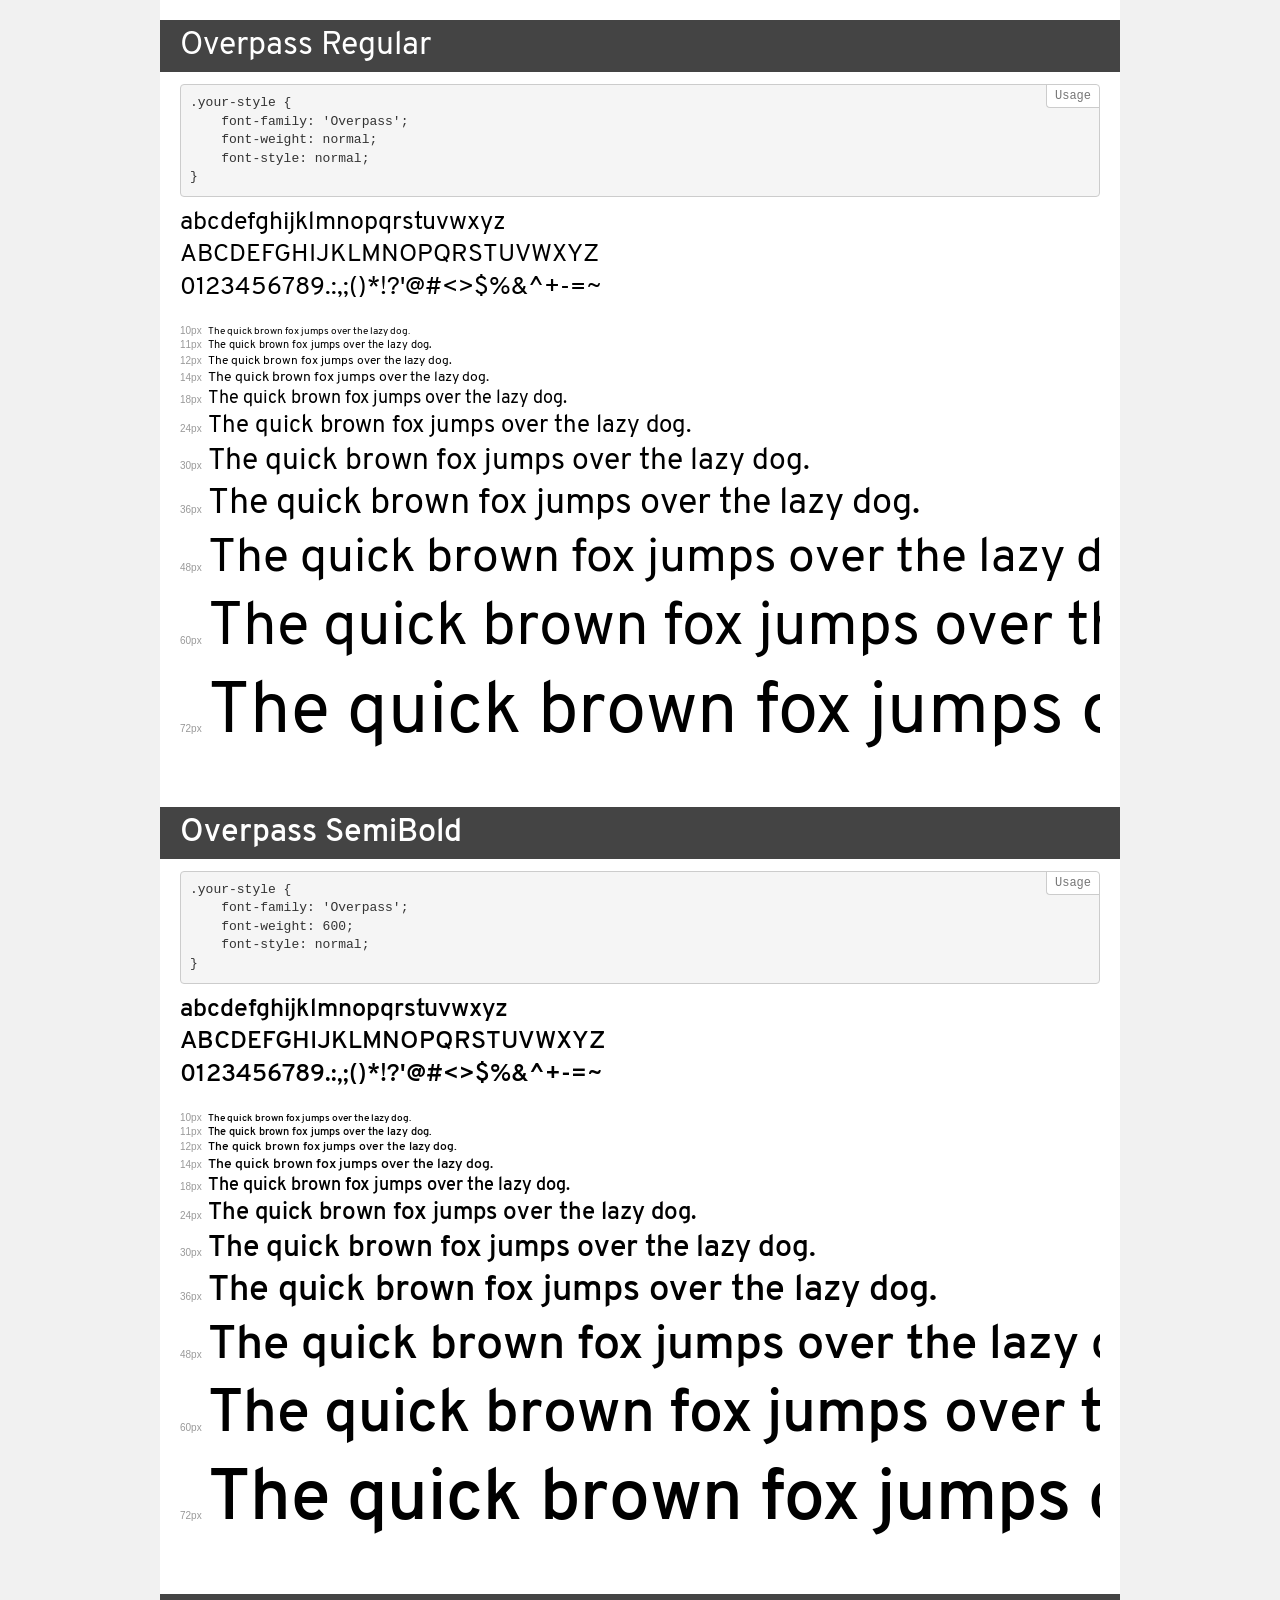
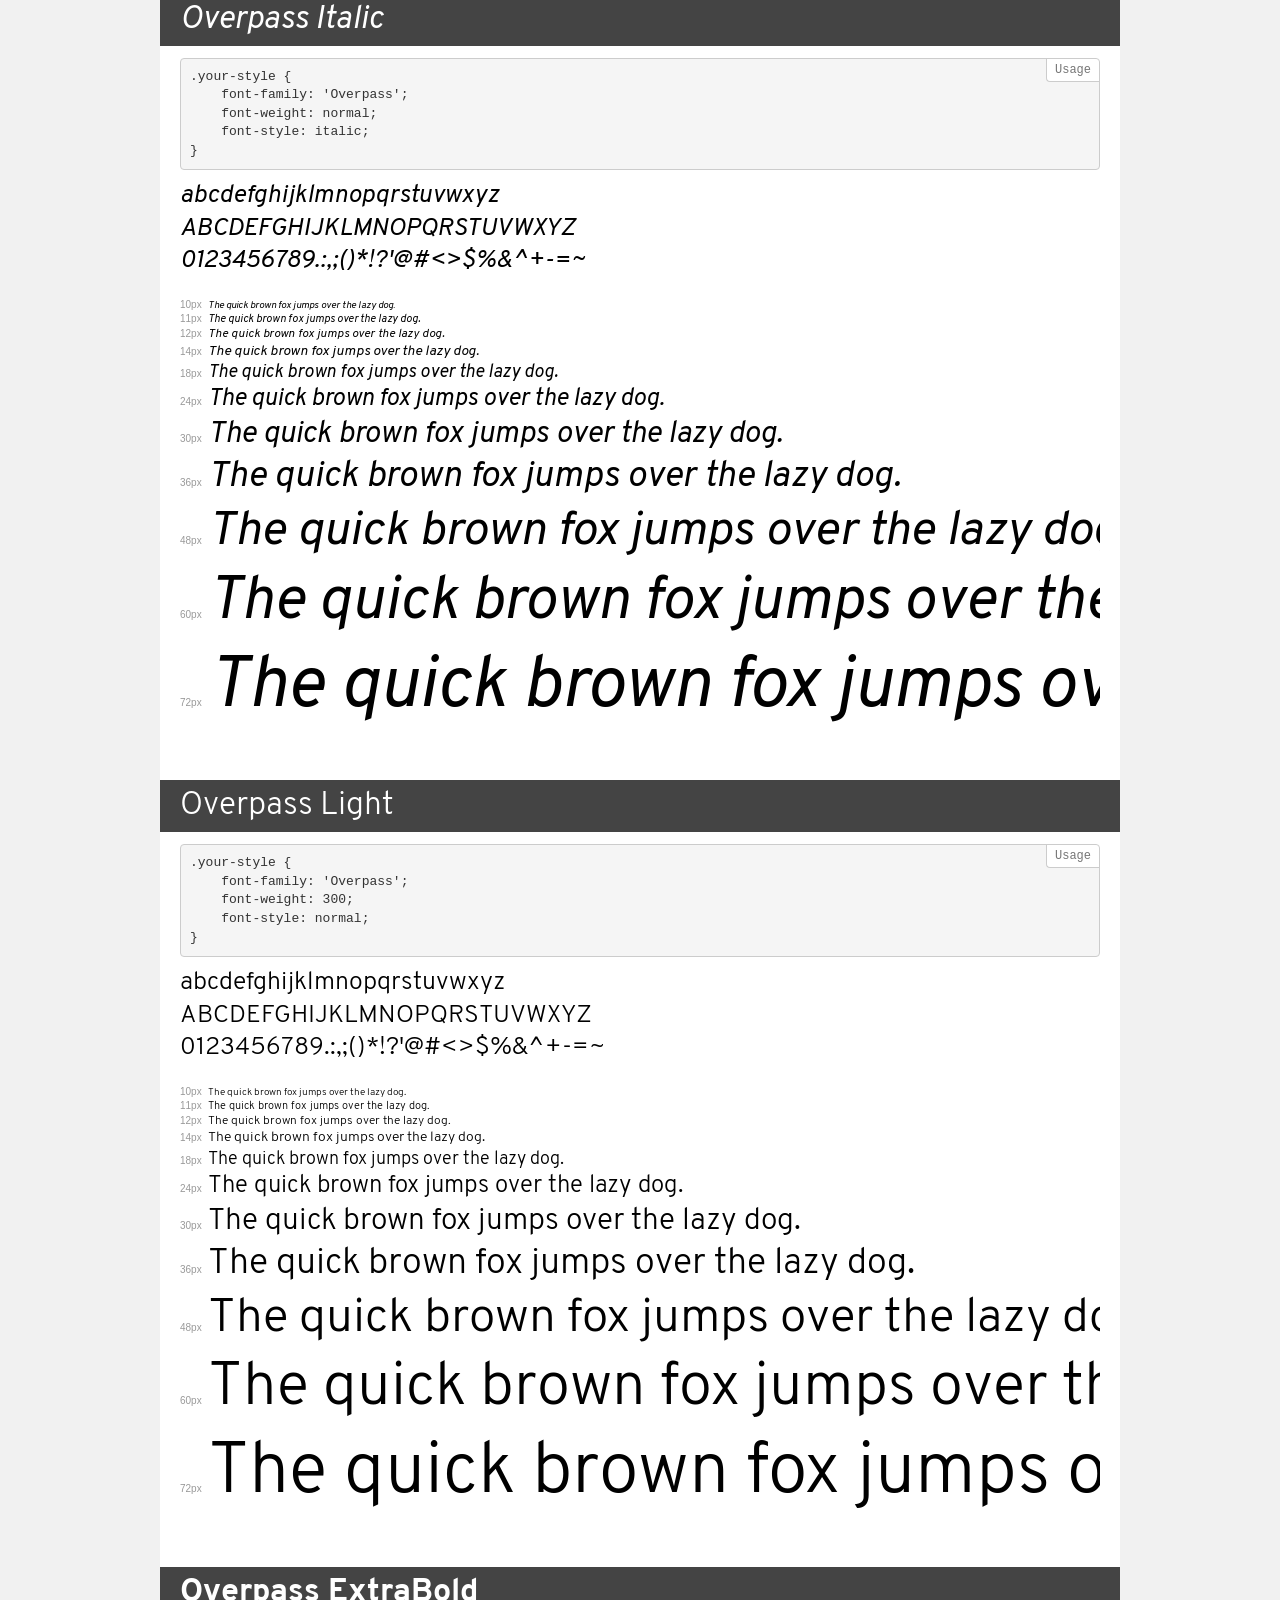
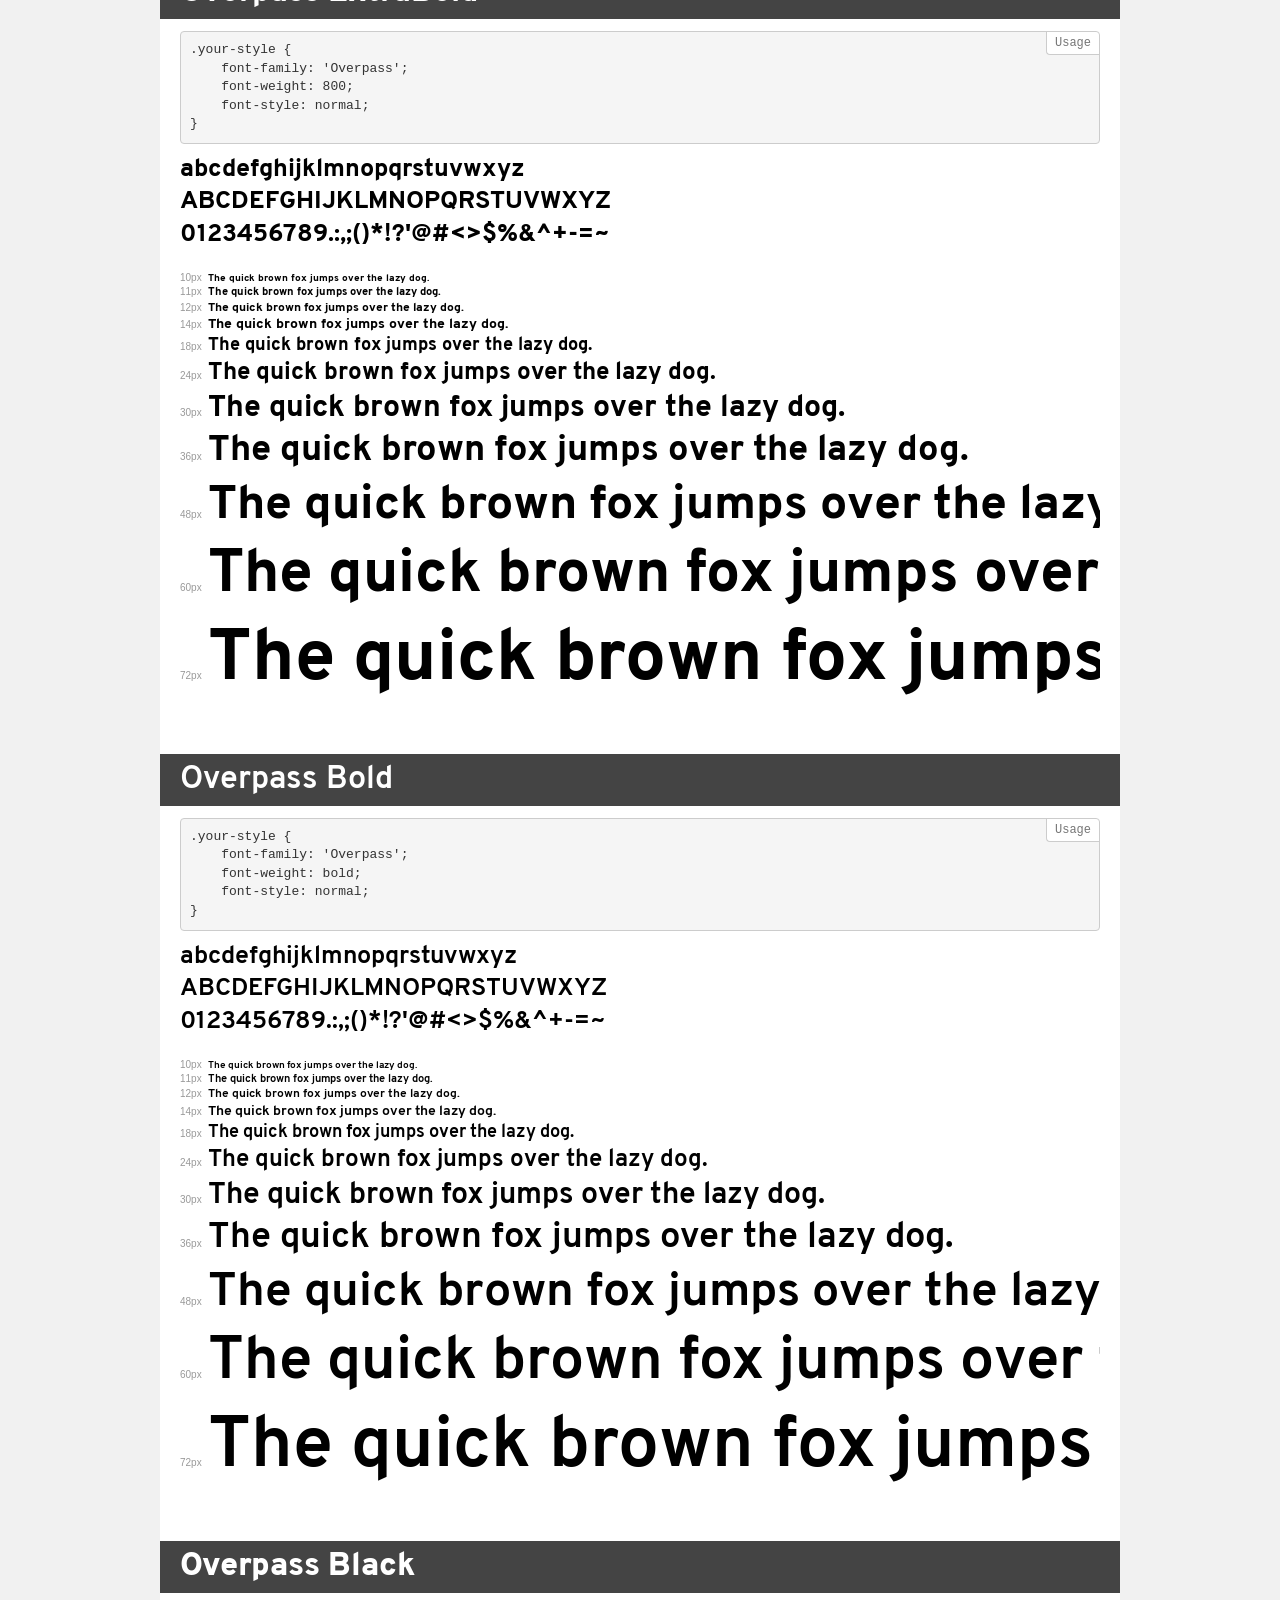
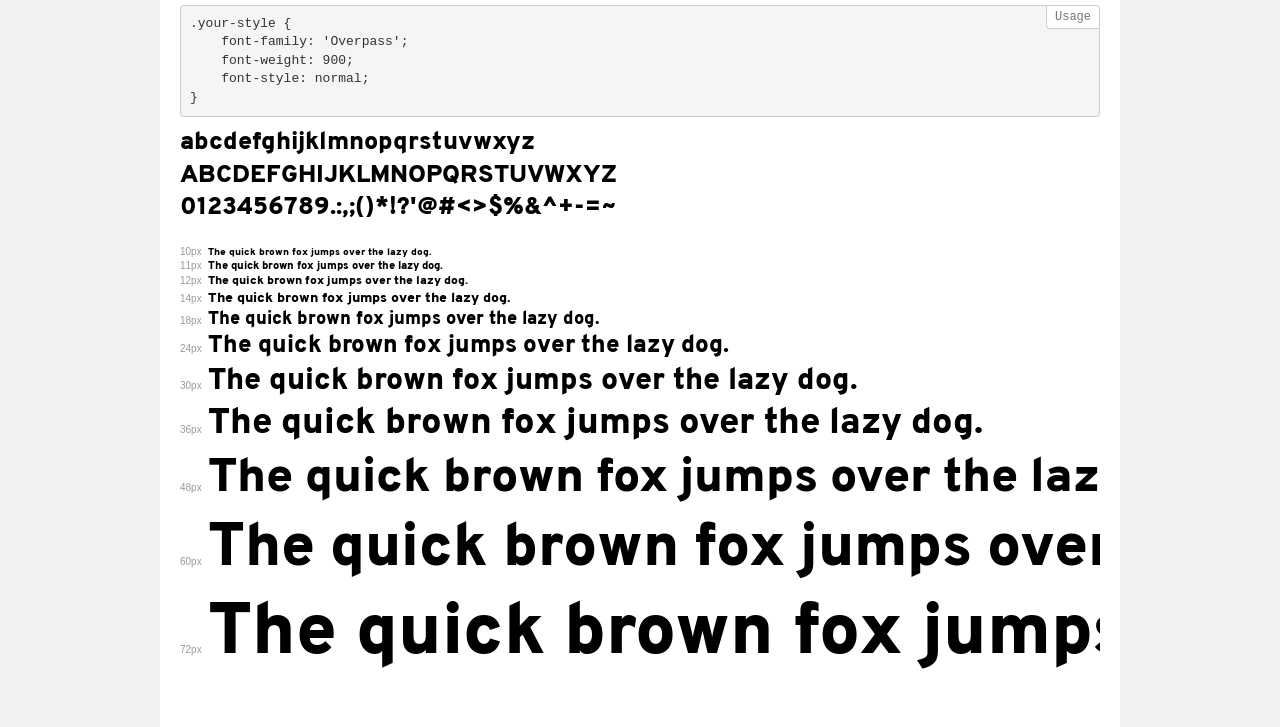
<file: public/assets/fonts/overpass/demo.html>
<!DOCTYPE html>
<html>
<head>
    <meta charset="utf-8">
    <meta http-equiv="X-UA-Compatible" content="IE=edge">
    <meta name="viewport" content="width=device-width, initial-scale=1">
    <meta name="robots" content="noindex, noarchive">
    <meta name="format-detection" content="telephone=no">
    <title>Transfonter demo</title>
    <link href="stylesheet.css" rel="stylesheet">
    <style>
        /*
        http://meyerweb.com/eric/tools/css/reset/
        v2.0 | 20110126
        License: none (public domain)
        */
        html, body, div, span, applet, object, iframe,
        h1, h2, h3, h4, h5, h6, p, blockquote, pre,
        a, abbr, acronym, address, big, cite, code,
        del, dfn, em, img, ins, kbd, q, s, samp,
        small, strike, strong, sub, sup, tt, var,
        b, u, i, center,
        dl, dt, dd, ol, ul, li,
        fieldset, form, label, legend,
        table, caption, tbody, tfoot, thead, tr, th, td,
        article, aside, canvas, details, embed,
        figure, figcaption, footer, header, hgroup,
        menu, nav, output, ruby, section, summary,
        time, mark, audio, video {
            margin: 0;
            padding: 0;
            border: 0;
            font-size: 100%;
            font: inherit;
            vertical-align: baseline;
        }
        /* HTML5 display-role reset for older browsers */
        article, aside, details, figcaption, figure,
        footer, header, hgroup, menu, nav, section {
            display: block;
        }
        body {
            line-height: 1;
        }
        ol, ul {
            list-style: none;
        }
        blockquote, q {
            quotes: none;
        }
        blockquote:before, blockquote:after,
        q:before, q:after {
            content: '';
            content: none;
        }
        table {
            border-collapse: collapse;
            border-spacing: 0;
        }
        /* common styles */
        body {
            background: #f1f1f1;
            color: #000;
        }
        .page {
            background: #fff;
            width: 920px;
            margin: 0 auto;
            padding: 20px 20px 0 20px;
            overflow: hidden;
        }
        .font-container {
            overflow-x: auto;
            overflow-y: hidden;
            margin-bottom: 40px;
            line-height: 1.3;
            white-space: nowrap;
            padding-bottom: 5px;
        }
        h1 {
            position: relative;
            background: #444;
            font-size: 32px;
            color: #fff;
            padding: 10px 20px;
            margin: 0 -20px 12px -20px;
        }
        .letters {
            font-size: 25px;
            margin-bottom: 20px;
        }
        .s10:before {
            content: '10px';
        }
        .s11:before {
            content: '11px';
        }
        .s12:before {
            content: '12px';
        }
        .s14:before {
            content: '14px';
        }
        .s18:before {
            content: '18px';
        }
        .s24:before {
            content: '24px';
        }
        .s30:before {
            content: '30px';
        }
        .s36:before {
            content: '36px';
        }
        .s48:before {
            content: '48px';
        }
        .s60:before {
            content: '60px';
        }
        .s72:before {
            content: '72px';
        }
        .s10:before, .s11:before, .s12:before, .s14:before,
        .s18:before, .s24:before, .s30:before, .s36:before,
        .s48:before, .s60:before, .s72:before {
            font-family: Arial, sans-serif;
            font-size: 10px;
            font-weight: normal;
            font-style: normal;
            color: #999;
            padding-right: 6px;
        }
        pre {
            display: block;
            position: relative;
            padding: 9px;
            margin: 0 0 10px;
            font-family: Monaco, Menlo, Consolas, "Courier New", monospace !important;
            font-size: 13px;
            line-height: 1.428571429;
            color: #333;
            font-weight: normal !important;
            font-style: normal !important;
            background-color: #f5f5f5;
            border: 1px solid #ccc;
            overflow-x: auto;
            border-radius: 4px;
        }
        pre:after {
            display: block;
            position: absolute;
            right: 0;
            top: 0;
            content: 'Usage';
            line-height: 1;
            padding: 5px 8px;
            font-size: 12px;
            color: #767676;
            background-color: #fff;
            border: 1px solid #ccc;
            border-right: none;
            border-top: none;
            border-radius: 0 4px 0 4px;
            z-index: 10;
        }
        /* responsive */
        @media (max-width: 959px) {
            .page {
                width: auto;
                margin: 0;
            }
        }
    </style>
</head>
<body>
<div class="page">
    <div class="demo" style="font-family: 'Overpass'; font-weight: normal; font-style: normal;">
        <h1>Overpass Regular</h1>
        <pre>.your-style {
    font-family: 'Overpass';
    font-weight: normal;
    font-style: normal;
}</pre>
        <div class="font-container">
            <p class="letters">
                abcdefghijklmnopqrstuvwxyz<br>
ABCDEFGHIJKLMNOPQRSTUVWXYZ<br>
                0123456789.:,;()*!?'@#<>$%&^+-=~
            </p>
            <p class="s10" style="font-size: 10px;">The quick brown fox jumps over the lazy dog.</p>
            <p class="s11" style="font-size: 11px;">The quick brown fox jumps over the lazy dog.</p>
            <p class="s12" style="font-size: 12px;">The quick brown fox jumps over the lazy dog.</p>
            <p class="s14" style="font-size: 14px;">The quick brown fox jumps over the lazy dog.</p>
            <p class="s18" style="font-size: 18px;">The quick brown fox jumps over the lazy dog.</p>
            <p class="s24" style="font-size: 24px;">The quick brown fox jumps over the lazy dog.</p>
            <p class="s30" style="font-size: 30px;">The quick brown fox jumps over the lazy dog.</p>
            <p class="s36" style="font-size: 36px;">The quick brown fox jumps over the lazy dog.</p>
            <p class="s48" style="font-size: 48px;">The quick brown fox jumps over the lazy dog.</p>
            <p class="s60" style="font-size: 60px;">The quick brown fox jumps over the lazy dog.</p>
            <p class="s72" style="font-size: 72px;">The quick brown fox jumps over the lazy dog.</p>
        </div>
    </div>
    <div class="demo" style="font-family: 'Overpass'; font-weight: 600; font-style: normal;">
        <h1>Overpass SemiBold</h1>
        <pre>.your-style {
    font-family: 'Overpass';
    font-weight: 600;
    font-style: normal;
}</pre>
        <div class="font-container">
            <p class="letters">
                abcdefghijklmnopqrstuvwxyz<br>
ABCDEFGHIJKLMNOPQRSTUVWXYZ<br>
                0123456789.:,;()*!?'@#<>$%&^+-=~
            </p>
            <p class="s10" style="font-size: 10px;">The quick brown fox jumps over the lazy dog.</p>
            <p class="s11" style="font-size: 11px;">The quick brown fox jumps over the lazy dog.</p>
            <p class="s12" style="font-size: 12px;">The quick brown fox jumps over the lazy dog.</p>
            <p class="s14" style="font-size: 14px;">The quick brown fox jumps over the lazy dog.</p>
            <p class="s18" style="font-size: 18px;">The quick brown fox jumps over the lazy dog.</p>
            <p class="s24" style="font-size: 24px;">The quick brown fox jumps over the lazy dog.</p>
            <p class="s30" style="font-size: 30px;">The quick brown fox jumps over the lazy dog.</p>
            <p class="s36" style="font-size: 36px;">The quick brown fox jumps over the lazy dog.</p>
            <p class="s48" style="font-size: 48px;">The quick brown fox jumps over the lazy dog.</p>
            <p class="s60" style="font-size: 60px;">The quick brown fox jumps over the lazy dog.</p>
            <p class="s72" style="font-size: 72px;">The quick brown fox jumps over the lazy dog.</p>
        </div>
    </div>
    <div class="demo" style="font-family: 'Overpass'; font-weight: normal; font-style: italic;">
        <h1>Overpass Italic</h1>
        <pre>.your-style {
    font-family: 'Overpass';
    font-weight: normal;
    font-style: italic;
}</pre>
        <div class="font-container">
            <p class="letters">
                abcdefghijklmnopqrstuvwxyz<br>
ABCDEFGHIJKLMNOPQRSTUVWXYZ<br>
                0123456789.:,;()*!?'@#<>$%&^+-=~
            </p>
            <p class="s10" style="font-size: 10px;">The quick brown fox jumps over the lazy dog.</p>
            <p class="s11" style="font-size: 11px;">The quick brown fox jumps over the lazy dog.</p>
            <p class="s12" style="font-size: 12px;">The quick brown fox jumps over the lazy dog.</p>
            <p class="s14" style="font-size: 14px;">The quick brown fox jumps over the lazy dog.</p>
            <p class="s18" style="font-size: 18px;">The quick brown fox jumps over the lazy dog.</p>
            <p class="s24" style="font-size: 24px;">The quick brown fox jumps over the lazy dog.</p>
            <p class="s30" style="font-size: 30px;">The quick brown fox jumps over the lazy dog.</p>
            <p class="s36" style="font-size: 36px;">The quick brown fox jumps over the lazy dog.</p>
            <p class="s48" style="font-size: 48px;">The quick brown fox jumps over the lazy dog.</p>
            <p class="s60" style="font-size: 60px;">The quick brown fox jumps over the lazy dog.</p>
            <p class="s72" style="font-size: 72px;">The quick brown fox jumps over the lazy dog.</p>
        </div>
    </div>
    <div class="demo" style="font-family: 'Overpass'; font-weight: 300; font-style: normal;">
        <h1>Overpass Light</h1>
        <pre>.your-style {
    font-family: 'Overpass';
    font-weight: 300;
    font-style: normal;
}</pre>
        <div class="font-container">
            <p class="letters">
                abcdefghijklmnopqrstuvwxyz<br>
ABCDEFGHIJKLMNOPQRSTUVWXYZ<br>
                0123456789.:,;()*!?'@#<>$%&^+-=~
            </p>
            <p class="s10" style="font-size: 10px;">The quick brown fox jumps over the lazy dog.</p>
            <p class="s11" style="font-size: 11px;">The quick brown fox jumps over the lazy dog.</p>
            <p class="s12" style="font-size: 12px;">The quick brown fox jumps over the lazy dog.</p>
            <p class="s14" style="font-size: 14px;">The quick brown fox jumps over the lazy dog.</p>
            <p class="s18" style="font-size: 18px;">The quick brown fox jumps over the lazy dog.</p>
            <p class="s24" style="font-size: 24px;">The quick brown fox jumps over the lazy dog.</p>
            <p class="s30" style="font-size: 30px;">The quick brown fox jumps over the lazy dog.</p>
            <p class="s36" style="font-size: 36px;">The quick brown fox jumps over the lazy dog.</p>
            <p class="s48" style="font-size: 48px;">The quick brown fox jumps over the lazy dog.</p>
            <p class="s60" style="font-size: 60px;">The quick brown fox jumps over the lazy dog.</p>
            <p class="s72" style="font-size: 72px;">The quick brown fox jumps over the lazy dog.</p>
        </div>
    </div>
    <div class="demo" style="font-family: 'Overpass'; font-weight: 800; font-style: normal;">
        <h1>Overpass ExtraBold</h1>
        <pre>.your-style {
    font-family: 'Overpass';
    font-weight: 800;
    font-style: normal;
}</pre>
        <div class="font-container">
            <p class="letters">
                abcdefghijklmnopqrstuvwxyz<br>
ABCDEFGHIJKLMNOPQRSTUVWXYZ<br>
                0123456789.:,;()*!?'@#<>$%&^+-=~
            </p>
            <p class="s10" style="font-size: 10px;">The quick brown fox jumps over the lazy dog.</p>
            <p class="s11" style="font-size: 11px;">The quick brown fox jumps over the lazy dog.</p>
            <p class="s12" style="font-size: 12px;">The quick brown fox jumps over the lazy dog.</p>
            <p class="s14" style="font-size: 14px;">The quick brown fox jumps over the lazy dog.</p>
            <p class="s18" style="font-size: 18px;">The quick brown fox jumps over the lazy dog.</p>
            <p class="s24" style="font-size: 24px;">The quick brown fox jumps over the lazy dog.</p>
            <p class="s30" style="font-size: 30px;">The quick brown fox jumps over the lazy dog.</p>
            <p class="s36" style="font-size: 36px;">The quick brown fox jumps over the lazy dog.</p>
            <p class="s48" style="font-size: 48px;">The quick brown fox jumps over the lazy dog.</p>
            <p class="s60" style="font-size: 60px;">The quick brown fox jumps over the lazy dog.</p>
            <p class="s72" style="font-size: 72px;">The quick brown fox jumps over the lazy dog.</p>
        </div>
    </div>
    <div class="demo" style="font-family: 'Overpass'; font-weight: bold; font-style: normal;">
        <h1>Overpass Bold</h1>
        <pre>.your-style {
    font-family: 'Overpass';
    font-weight: bold;
    font-style: normal;
}</pre>
        <div class="font-container">
            <p class="letters">
                abcdefghijklmnopqrstuvwxyz<br>
ABCDEFGHIJKLMNOPQRSTUVWXYZ<br>
                0123456789.:,;()*!?'@#<>$%&^+-=~
            </p>
            <p class="s10" style="font-size: 10px;">The quick brown fox jumps over the lazy dog.</p>
            <p class="s11" style="font-size: 11px;">The quick brown fox jumps over the lazy dog.</p>
            <p class="s12" style="font-size: 12px;">The quick brown fox jumps over the lazy dog.</p>
            <p class="s14" style="font-size: 14px;">The quick brown fox jumps over the lazy dog.</p>
            <p class="s18" style="font-size: 18px;">The quick brown fox jumps over the lazy dog.</p>
            <p class="s24" style="font-size: 24px;">The quick brown fox jumps over the lazy dog.</p>
            <p class="s30" style="font-size: 30px;">The quick brown fox jumps over the lazy dog.</p>
            <p class="s36" style="font-size: 36px;">The quick brown fox jumps over the lazy dog.</p>
            <p class="s48" style="font-size: 48px;">The quick brown fox jumps over the lazy dog.</p>
            <p class="s60" style="font-size: 60px;">The quick brown fox jumps over the lazy dog.</p>
            <p class="s72" style="font-size: 72px;">The quick brown fox jumps over the lazy dog.</p>
        </div>
    </div>
    <div class="demo" style="font-family: 'Overpass'; font-weight: 900; font-style: normal;">
        <h1>Overpass Black</h1>
        <pre>.your-style {
    font-family: 'Overpass';
    font-weight: 900;
    font-style: normal;
}</pre>
        <div class="font-container">
            <p class="letters">
                abcdefghijklmnopqrstuvwxyz<br>
ABCDEFGHIJKLMNOPQRSTUVWXYZ<br>
                0123456789.:,;()*!?'@#<>$%&^+-=~
            </p>
            <p class="s10" style="font-size: 10px;">The quick brown fox jumps over the lazy dog.</p>
            <p class="s11" style="font-size: 11px;">The quick brown fox jumps over the lazy dog.</p>
            <p class="s12" style="font-size: 12px;">The quick brown fox jumps over the lazy dog.</p>
            <p class="s14" style="font-size: 14px;">The quick brown fox jumps over the lazy dog.</p>
            <p class="s18" style="font-size: 18px;">The quick brown fox jumps over the lazy dog.</p>
            <p class="s24" style="font-size: 24px;">The quick brown fox jumps over the lazy dog.</p>
            <p class="s30" style="font-size: 30px;">The quick brown fox jumps over the lazy dog.</p>
            <p class="s36" style="font-size: 36px;">The quick brown fox jumps over the lazy dog.</p>
            <p class="s48" style="font-size: 48px;">The quick brown fox jumps over the lazy dog.</p>
            <p class="s60" style="font-size: 60px;">The quick brown fox jumps over the lazy dog.</p>
            <p class="s72" style="font-size: 72px;">The quick brown fox jumps over the lazy dog.</p>
        </div>
    </div>
</div>
</body>
</html>
</file>
<file: public/assets/fonts/feather-font/examples/index.css>
* {
  margin: 0;
  padding: 0;
  list-style: none;
}

body, h1, h2, h3, h4, h5, h6, hr, p, blockquote,
dl, dt, dd, ul, ol, li, pre,
form, fieldset, legend, button, input, textarea,
th, td {
  margin: 0;
  padding: 0;
}

body,
button, input, select, textarea {
  font: 12px/1.5 tahoma, arial, \5b8b\4f53, sans-serif;
}
h1, h2, h3, h4, h5, h6 { 
  font-size: 100%;
}
address, cite, dfn, em, var {
  font-style: normal;
}
code, kbd, pre, samp {
  font-family: courier new, courier, monospace;
}
small {
  font-size: 12px;
}

ul, ol {
  list-style: none;
}

a { 
  text-decoration: none;
}
a:hover {
  text-decoration: underline;
}

legend {
  color: #000;
}
fieldset, img {
  border: 0;
}
button, input, select, textarea {
  font-size: 100%;
}

table {
  border-collapse: collapse; border-spacing: 0;
}

.ks-clear:after, .clear:after {
  content: '\20';
  display: block;
  height: 0;
  clear: both;
}
.ks-clear, .clear {
  *zoom: 1;
}

.main {
  padding: 30px 100px;
  width: 1000px;
  margin: 0 auto;
}
.main h1 {
  font-size: 36px;
  color: #333;
  text-align: left;
  margin-bottom: 30px;
  /* border-bottom: 1px solid #eee; */
}

.helps {
  margin-top:40px;
}
.helps pre {
  padding: 20px;
  margin: 10px 0;
  border: solid 1px #e7e1cd;
  background-color: #fffdef;
  overflow: auto;
}

.icon_lists {
  width: 100% !important;
}

.icon_lists li {
  float: left;
  width: 100px;
  height: 180px;
  text-align: center;
  list-style: none !important;
}
.icon_lists .icon {
  font-size: 42px;
  line-height: 100px;
  margin: 10px 0;
  color: #333;
  -webkit-transition: font-size 0.25s ease-out 0s;
  -moz-transition: font-size 0.25s ease-out 0s;
  transition: font-size 0.25s ease-out 0s;
}
.icon_lists .icon:hover {
  font-size: 100px;
}

.markdown {
  color: #666;
  font-size: 14px;
  line-height: 1.8;
}

.highlight {
  line-height: 1.5;
}

.markdown img {
  vertical-align: middle;
  max-width: 100%;
}

.markdown h1 {
  color: #404040;
  font-weight: 500;
  line-height: 40px;
  margin-bottom: 24px;
}

.markdown h2,
.markdown h3,
.markdown h4,
.markdown h5,
.markdown h6 {
  color: #404040;
  margin: 1.6em 0 0.6em 0;
  font-weight: 500;
  clear: both;
}

.markdown h1 {
  font-size: 28px;
}

.markdown h2 {
  font-size: 22px;
}

.markdown h3 {
  font-size: 16px;
}

.markdown h4 {
  font-size: 14px;
}

.markdown h5 {
  font-size: 12px;
}

.markdown h6 {
  font-size: 12px;
}

.markdown hr {
  height: 1px;
  border: 0;
  background: #e9e9e9;
  margin: 16px 0;
  clear: both;
}

.markdown p,
.markdown pre {
  margin: 1em 0;
}

.markdown > p,
.markdown > blockquote,
.markdown > .highlight,
.markdown > ol,
.markdown > ul {
  width: 80%;
}

.markdown ul > li {
  list-style: circle;
}

.markdown > ul li,
.markdown blockquote ul > li {
  margin-left: 20px;
  padding-left: 4px;
}

.markdown > ul li p,
.markdown > ol li p {
  margin: 0.6em 0;
}

.markdown ol > li {
  list-style: decimal;
}

.markdown > ol li,
.markdown blockquote ol > li {
  margin-left: 20px;
  padding-left: 4px;
}

.markdown code {
  margin: 0 3px;
  padding: 0 5px;
  background: #eee;
  border-radius: 3px;
}

.markdown pre {
  border-radius: 6px;
  background: #f7f7f7;
  padding: 20px;
}

.markdown pre code {
  border: none;
  background: #f7f7f7;
  margin: 0;
}

.markdown strong,
.markdown b {
  font-weight: 600;
}

.markdown > table {
  border-collapse: collapse;
  border-spacing: 0px;
  empty-cells: show;
  border: 1px solid #e9e9e9;
  width: 95%;
  margin-bottom: 24px;
}

.markdown > table th {
  white-space: nowrap;
  color: #333;
  font-weight: 600;

}

.markdown > table th,
.markdown > table td {
  border: 1px solid #e9e9e9;
  padding: 8px 16px;
  text-align: left;
}

.markdown > table th {
  background: #F7F7F7;
}

.markdown blockquote {
  font-size: 90%;
  color: #999;
  border-left: 4px solid #e9e9e9;
  padding-left: 0.8em;
  margin: 1em 0;
  font-style: italic;
}

.markdown blockquote p {
  margin: 0;
}

.markdown .anchor {
  opacity: 0;
  transition: opacity 0.3s ease;
  margin-left: 8px;
}

.markdown .waiting {
  color: #ccc;
}

.markdown h1:hover .anchor,
.markdown h2:hover .anchor,
.markdown h3:hover .anchor,
.markdown h4:hover .anchor,
.markdown h5:hover .anchor,
.markdown h6:hover .anchor {
  opacity: 1;
  display: inline-block;
}

.markdown > br,
.markdown > p > br {
  clear: both;
}


.hljs {
  display: block;
  background: white;
  padding: 0.5em;
  color: #333333;
  overflow-x: auto;
}

.hljs-comment,
.hljs-meta {
  color: #969896;
}

.hljs-string,
.hljs-variable,
.hljs-template-variable,
.hljs-strong,
.hljs-emphasis,
.hljs-quote {
  color: #df5000;
}

.hljs-keyword,
.hljs-selector-tag,
.hljs-type {
  color: #a71d5d;
}

.hljs-literal,
.hljs-symbol,
.hljs-bullet,
.hljs-attribute {
  color: #0086b3;
}

.hljs-section,
.hljs-name {
  color: #63a35c;
}

.hljs-tag {
  color: #333333;
}

.hljs-title,
.hljs-attr,
.hljs-selector-id,
.hljs-selector-class,
.hljs-selector-attr,
.hljs-selector-pseudo {
  color: #795da3;
}

.hljs-addition {
  color: #55a532;
  background-color: #eaffea;
}

.hljs-deletion {
  color: #bd2c00;
  background-color: #ffecec;
}

.hljs-link {
  text-decoration: underline;
}

pre {
  background: #fff;
}
</file>
<file: public/assets/fonts/feather-font/css/iconfont.css>
@font-face {
  font-family: "feather";
  src: url('../fonts/feather.eot?t=1525787366991'); /* IE9*/
  src: url('../fonts/feather.eot?t=1525787366991#iefix') format('embedded-opentype'), /* IE6-IE8 */
  url('../fonts/feather.woff?t=1525787366991') format('woff'), /* chrome, firefox */
  url('../fonts/feather.ttf?t=1525787366991') format('truetype'), /* chrome, firefox, opera, Safari, Android, iOS 4.2+*/
  url('../fonts/feather.svg?t=1525787366991#feather') format('svg'); /* iOS 4.1- */
}

.feather {
  /* use !important to prevent issues with browser extensions that change fonts */
  font-family: 'feather' !important;
  speak: none;
  font-style: normal;
  font-weight: normal;
  font-variant: normal;
  text-transform: none;
  line-height: 1;

  /* Better Font Rendering =========== */
  -webkit-font-smoothing: antialiased;
  -moz-osx-font-smoothing: grayscale;
}

.icon-alert-octagon:before { content: "\e81b"; }

.icon-alert-circle:before { content: "\e81c"; }

.icon-activity:before { content: "\e81d"; }

.icon-alert-triangle:before { content: "\e81e"; }

.icon-align-center:before { content: "\e81f"; }

.icon-airplay:before { content: "\e820"; }

.icon-align-justify:before { content: "\e821"; }

.icon-align-left:before { content: "\e822"; }

.icon-align-right:before { content: "\e823"; }

.icon-arrow-down-left:before { content: "\e824"; }

.icon-arrow-down-right:before { content: "\e825"; }

.icon-anchor:before { content: "\e826"; }

.icon-aperture:before { content: "\e827"; }

.icon-arrow-left:before { content: "\e828"; }

.icon-arrow-right:before { content: "\e829"; }

.icon-arrow-down:before { content: "\e82a"; }

.icon-arrow-up-left:before { content: "\e82b"; }

.icon-arrow-up-right:before { content: "\e82c"; }

.icon-arrow-up:before { content: "\e82d"; }

.icon-award:before { content: "\e82e"; }

.icon-bar-chart:before { content: "\e82f"; }

.icon-at-sign:before { content: "\e830"; }

.icon-bar-chart-2:before { content: "\e831"; }

.icon-battery-charging:before { content: "\e832"; }

.icon-bell-off:before { content: "\e833"; }

.icon-battery:before { content: "\e834"; }

.icon-bluetooth:before { content: "\e835"; }

.icon-bell:before { content: "\e836"; }

.icon-book:before { content: "\e837"; }

.icon-briefcase:before { content: "\e838"; }

.icon-camera-off:before { content: "\e839"; }

.icon-calendar:before { content: "\e83a"; }

.icon-bookmark:before { content: "\e83b"; }

.icon-box:before { content: "\e83c"; }

.icon-camera:before { content: "\e83d"; }

.icon-check-circle:before { content: "\e83e"; }

.icon-check:before { content: "\e83f"; }

.icon-check-square:before { content: "\e840"; }

.icon-cast:before { content: "\e841"; }

.icon-chevron-down:before { content: "\e842"; }

.icon-chevron-left:before { content: "\e843"; }

.icon-chevron-right:before { content: "\e844"; }

.icon-chevron-up:before { content: "\e845"; }

.icon-chevrons-down:before { content: "\e846"; }

.icon-chevrons-right:before { content: "\e847"; }

.icon-chevrons-up:before { content: "\e848"; }

.icon-chevrons-left:before { content: "\e849"; }

.icon-circle:before { content: "\e84a"; }

.icon-clipboard:before { content: "\e84b"; }

.icon-chrome:before { content: "\e84c"; }

.icon-clock:before { content: "\e84d"; }

.icon-cloud-lightning:before { content: "\e84e"; }

.icon-cloud-drizzle:before { content: "\e84f"; }

.icon-cloud-rain:before { content: "\e850"; }

.icon-cloud-off:before { content: "\e851"; }

.icon-codepen:before { content: "\e852"; }

.icon-cloud-snow:before { content: "\e853"; }

.icon-compass:before { content: "\e854"; }

.icon-copy:before { content: "\e855"; }

.icon-corner-down-right:before { content: "\e856"; }

.icon-corner-down-left:before { content: "\e857"; }

.icon-corner-left-down:before { content: "\e858"; }

.icon-corner-left-up:before { content: "\e859"; }

.icon-corner-up-left:before { content: "\e85a"; }

.icon-corner-up-right:before { content: "\e85b"; }

.icon-corner-right-down:before { content: "\e85c"; }

.icon-corner-right-up:before { content: "\e85d"; }

.icon-cpu:before { content: "\e85e"; }

.icon-credit-card:before { content: "\e85f"; }

.icon-crosshair:before { content: "\e860"; }

.icon-disc:before { content: "\e861"; }

.icon-delete:before { content: "\e862"; }

.icon-download-cloud:before { content: "\e863"; }

.icon-download:before { content: "\e864"; }

.icon-droplet:before { content: "\e865"; }

.icon-edit-2:before { content: "\e866"; }

.icon-edit:before { content: "\e867"; }

.icon-edit-1:before { content: "\e868"; }

.icon-external-link:before { content: "\e869"; }

.icon-eye:before { content: "\e86a"; }

.icon-feather:before { content: "\e86b"; }

.icon-facebook:before { content: "\e86c"; }

.icon-file-minus:before { content: "\e86d"; }

.icon-eye-off:before { content: "\e86e"; }

.icon-fast-forward:before { content: "\e86f"; }

.icon-file-text:before { content: "\e870"; }

.icon-film:before { content: "\e871"; }

.icon-file:before { content: "\e872"; }

.icon-file-plus:before { content: "\e873"; }

.icon-folder:before { content: "\e874"; }

.icon-filter:before { content: "\e875"; }

.icon-flag:before { content: "\e876"; }

.icon-globe:before { content: "\e877"; }

.icon-grid:before { content: "\e878"; }

.icon-heart:before { content: "\e879"; }

.icon-home:before { content: "\e87a"; }

.icon-github:before { content: "\e87b"; }

.icon-image:before { content: "\e87c"; }

.icon-inbox:before { content: "\e87d"; }

.icon-layers:before { content: "\e87e"; }

.icon-info:before { content: "\e87f"; }

.icon-instagram:before { content: "\e880"; }

.icon-layout:before { content: "\e881"; }

.icon-link-2:before { content: "\e882"; }

.icon-life-buoy:before { content: "\e883"; }

.icon-link:before { content: "\e884"; }

.icon-log-in:before { content: "\e885"; }

.icon-list:before { content: "\e886"; }

.icon-lock:before { content: "\e887"; }

.icon-log-out:before { content: "\e888"; }

.icon-loader:before { content: "\e889"; }

.icon-mail:before { content: "\e88a"; }

.icon-maximize-2:before { content: "\e88b"; }

.icon-map:before { content: "\e88c"; }

.icon-map-pin:before { content: "\e88e"; }

.icon-menu:before { content: "\e88f"; }

.icon-message-circle:before { content: "\e890"; }

.icon-message-square:before { content: "\e891"; }

.icon-minimize-2:before { content: "\e892"; }

.icon-mic-off:before { content: "\e893"; }

.icon-minus-circle:before { content: "\e894"; }

.icon-mic:before { content: "\e895"; }

.icon-minus-square:before { content: "\e896"; }

.icon-minus:before { content: "\e897"; }

.icon-moon:before { content: "\e898"; }

.icon-monitor:before { content: "\e899"; }

.icon-more-vertical:before { content: "\e89a"; }

.icon-more-horizontal:before { content: "\e89b"; }

.icon-move:before { content: "\e89c"; }

.icon-music:before { content: "\e89d"; }

.icon-navigation-2:before { content: "\e89e"; }

.icon-navigation:before { content: "\e89f"; }

.icon-octagon:before { content: "\e8a0"; }

.icon-package:before { content: "\e8a1"; }

.icon-pause-circle:before { content: "\e8a2"; }

.icon-pause:before { content: "\e8a3"; }

.icon-percent:before { content: "\e8a4"; }

.icon-phone-call:before { content: "\e8a5"; }

.icon-phone-forwarded:before { content: "\e8a6"; }

.icon-phone-missed:before { content: "\e8a7"; }

.icon-phone-off:before { content: "\e8a8"; }

.icon-phone-incoming:before { content: "\e8a9"; }

.icon-phone:before { content: "\e8aa"; }

.icon-phone-outgoing:before { content: "\e8ab"; }

.icon-pie-chart:before { content: "\e8ac"; }

.icon-play-circle:before { content: "\e8ad"; }

.icon-play:before { content: "\e8ae"; }

.icon-plus-square:before { content: "\e8af"; }

.icon-plus-circle:before { content: "\e8b0"; }

.icon-plus:before { content: "\e8b1"; }

.icon-pocket:before { content: "\e8b2"; }

.icon-printer:before { content: "\e8b3"; }

.icon-power:before { content: "\e8b4"; }

.icon-radio:before { content: "\e8b5"; }

.icon-repeat:before { content: "\e8b6"; }

.icon-refresh-ccw:before { content: "\e8b7"; }

.icon-rewind:before { content: "\e8b8"; }

.icon-rotate-ccw:before { content: "\e8b9"; }

.icon-refresh-cw:before { content: "\e8ba"; }

.icon-rotate-cw:before { content: "\e8bb"; }

.icon-save:before { content: "\e8bc"; }

.icon-search:before { content: "\e8bd"; }

.icon-server:before { content: "\e8be"; }

.icon-scissors:before { content: "\e8bf"; }

.icon-share-2:before { content: "\e8c0"; }

.icon-share:before { content: "\e8c1"; }

.icon-shield:before { content: "\e8c2"; }

.icon-settings:before { content: "\e8c3"; }

.icon-skip-back:before { content: "\e8c4"; }

.icon-shuffle:before { content: "\e8c5"; }

.icon-sidebar:before { content: "\e8c6"; }

.icon-skip-forward:before { content: "\e8c7"; }

.icon-slack:before { content: "\e8c8"; }

.icon-slash:before { content: "\e8c9"; }

.icon-smartphone:before { content: "\e8ca"; }

.icon-square:before { content: "\e8cb"; }

.icon-speaker:before { content: "\e8cc"; }

.icon-star:before { content: "\e8cd"; }

.icon-stop-circle:before { content: "\e8ce"; }

.icon-sun:before { content: "\e8cf"; }

.icon-sunrise:before { content: "\e8d0"; }

.icon-tablet:before { content: "\e8d1"; }

.icon-tag:before { content: "\e8d2"; }

.icon-sunset:before { content: "\e8d3"; }

.icon-target:before { content: "\e8d4"; }

.icon-thermometer:before { content: "\e8d5"; }

.icon-thumbs-up:before { content: "\e8d6"; }

.icon-thumbs-down:before { content: "\e8d7"; }

.icon-toggle-left:before { content: "\e8d8"; }

.icon-toggle-right:before { content: "\e8d9"; }

.icon-trash-2:before { content: "\e8da"; }

.icon-trash:before { content: "\e8db"; }

.icon-trending-up:before { content: "\e8dc"; }

.icon-trending-down:before { content: "\e8dd"; }

.icon-triangle:before { content: "\e8de"; }

.icon-type:before { content: "\e8df"; }

.icon-twitter:before { content: "\e8e0"; }

.icon-upload:before { content: "\e8e1"; }

.icon-umbrella:before { content: "\e8e2"; }

.icon-upload-cloud:before { content: "\e8e3"; }

.icon-unlock:before { content: "\e8e4"; }

.icon-user-check:before { content: "\e8e5"; }

.icon-user-minus:before { content: "\e8e6"; }

.icon-user-plus:before { content: "\e8e7"; }

.icon-user-x:before { content: "\e8e8"; }

.icon-user:before { content: "\e8e9"; }

.icon-users:before { content: "\e8ea"; }

.icon-video-off:before { content: "\e8eb"; }

.icon-video:before { content: "\e8ec"; }

.icon-voicemail:before { content: "\e8ed"; }

.icon-volume-x:before { content: "\e8ee"; }

.icon-volume-2:before { content: "\e8ef"; }

.icon-volume-1:before { content: "\e8f0"; }

.icon-volume:before { content: "\e8f1"; }

.icon-watch:before { content: "\e8f2"; }

.icon-wifi:before { content: "\e8f3"; }

.icon-x-square:before { content: "\e8f4"; }

.icon-wind:before { content: "\e8f5"; }

.icon-x:before { content: "\e8f6"; }

.icon-x-circle:before { content: "\e8f7"; }

.icon-zap:before { content: "\e8f8"; }

.icon-zoom-in:before { content: "\e8f9"; }

.icon-zoom-out:before { content: "\e8fa"; }

.icon-command:before { content: "\e8fb"; }

.icon-cloud:before { content: "\e8fc"; }

.icon-hash:before { content: "\e8fd"; }

.icon-headphones:before { content: "\e8fe"; }

.icon-underline:before { content: "\e8ff"; }

.icon-italic:before { content: "\e900"; }

.icon-bold:before { content: "\e901"; }

.icon-crop:before { content: "\e902"; }

.icon-help-circle:before { content: "\e903"; }

.icon-paperclip:before { content: "\e904"; }

.icon-shopping-cart:before { content: "\e905"; }

.icon-tv:before { content: "\e906"; }

.icon-wifi-off:before { content: "\e907"; }

.icon-minimize:before { content: "\e88d"; }

.icon-maximize:before { content: "\e908"; }

.icon-gitlab:before { content: "\e909"; }

.icon-sliders:before { content: "\e90a"; }

.icon-star-on:before { content: "\e90b"; }

.icon-heart-on:before { content: "\e90c"; }

.icon-archive:before { content: "\e90d"; }

.icon-arrow-down-circle:before { content: "\e90e"; }

.icon-arrow-up-circle:before { content: "\e90f"; }

.icon-arrow-left-circle:before { content: "\e910"; }

.icon-arrow-right-circle:before { content: "\e911"; }

.icon-bar-chart-line-:before { content: "\e912"; }

.icon-bar-chart-line:before { content: "\e913"; }

.icon-book-open:before { content: "\e914"; }

.icon-code:before { content: "\e915"; }

.icon-database:before { content: "\e916"; }

.icon-dollar-sign:before { content: "\e917"; }

.icon-folder-plus:before { content: "\e918"; }

.icon-gift:before { content: "\e919"; }

.icon-folder-minus:before { content: "\e91a"; }

.icon-git-commit:before { content: "\e91b"; }

.icon-git-branch:before { content: "\e91c"; }

.icon-git-pull-request:before { content: "\e91d"; }

.icon-git-merge:before { content: "\e91e"; }

.icon-linkedin:before { content: "\e91f"; }

.icon-hard-drive:before { content: "\e920"; }

.icon-more-vertical-:before { content: "\e921"; }

.icon-more-horizontal-:before { content: "\e922"; }

.icon-rss:before { content: "\e923"; }

.icon-send:before { content: "\e924"; }

.icon-shield-off:before { content: "\e925"; }

.icon-shopping-bag:before { content: "\e926"; }

.icon-terminal:before { content: "\e927"; }

.icon-truck:before { content: "\e928"; }

.icon-zap-off:before { content: "\e929"; }

.icon-youtube:before { content: "\e92a"; }
</file>
<file: public/assets/fonts/overpass/stylesheet.css>
@font-face {
    font-family: 'Overpass';
    src: url('Overpass-Regular.eot');
    src: url('Overpass-Regular.eot?#iefix') format('embedded-opentype'),
        url('Overpass-Regular.woff2') format('woff2'),
        url('Overpass-Regular.woff') format('woff'),
        url('Overpass-Regular.ttf') format('truetype');
    font-weight: normal;
    font-style: normal;
}

@font-face {
    font-family: 'Overpass';
    src: url('Overpass-SemiBold.eot');
    src: url('Overpass-SemiBold.eot?#iefix') format('embedded-opentype'),
        url('Overpass-SemiBold.woff2') format('woff2'),
        url('Overpass-SemiBold.woff') format('woff'),
        url('Overpass-SemiBold.ttf') format('truetype');
    font-weight: 600;
    font-style: normal;
}

@font-face {
    font-family: 'Overpass';
    src: url('Overpass-Italic.eot');
    src: url('Overpass-Italic.eot?#iefix') format('embedded-opentype'),
        url('Overpass-Italic.woff2') format('woff2'),
        url('Overpass-Italic.woff') format('woff'),
        url('Overpass-Italic.ttf') format('truetype');
    font-weight: normal;
    font-style: italic;
}

@font-face {
    font-family: 'Overpass';
    src: url('Overpass-Light.eot');
    src: url('Overpass-Light.eot?#iefix') format('embedded-opentype'),
        url('Overpass-Light.woff2') format('woff2'),
        url('Overpass-Light.woff') format('woff'),
        url('Overpass-Light.ttf') format('truetype');
    font-weight: 300;
    font-style: normal;
}

@font-face {
    font-family: 'Overpass';
    src: url('Overpass-ExtraBold.eot');
    src: url('Overpass-ExtraBold.eot?#iefix') format('embedded-opentype'),
        url('Overpass-ExtraBold.woff2') format('woff2'),
        url('Overpass-ExtraBold.woff') format('woff'),
        url('Overpass-ExtraBold.ttf') format('truetype');
    font-weight: 800;
    font-style: normal;
}

@font-face {
    font-family: 'Overpass';
    src: url('Overpass-Bold.eot');
    src: url('Overpass-Bold.eot?#iefix') format('embedded-opentype'),
        url('Overpass-Bold.woff2') format('woff2'),
        url('Overpass-Bold.woff') format('woff'),
        url('Overpass-Bold.ttf') format('truetype');
    font-weight: bold;
    font-style: normal;
}

@font-face {
    font-family: 'Overpass';
    src: url('Overpass-Black.eot');
    src: url('Overpass-Black.eot?#iefix') format('embedded-opentype'),
        url('Overpass-Black.woff2') format('woff2'),
        url('Overpass-Black.woff') format('woff'),
        url('Overpass-Black.ttf') format('truetype');
    font-weight: 900;
    font-style: normal;
}
</file>
